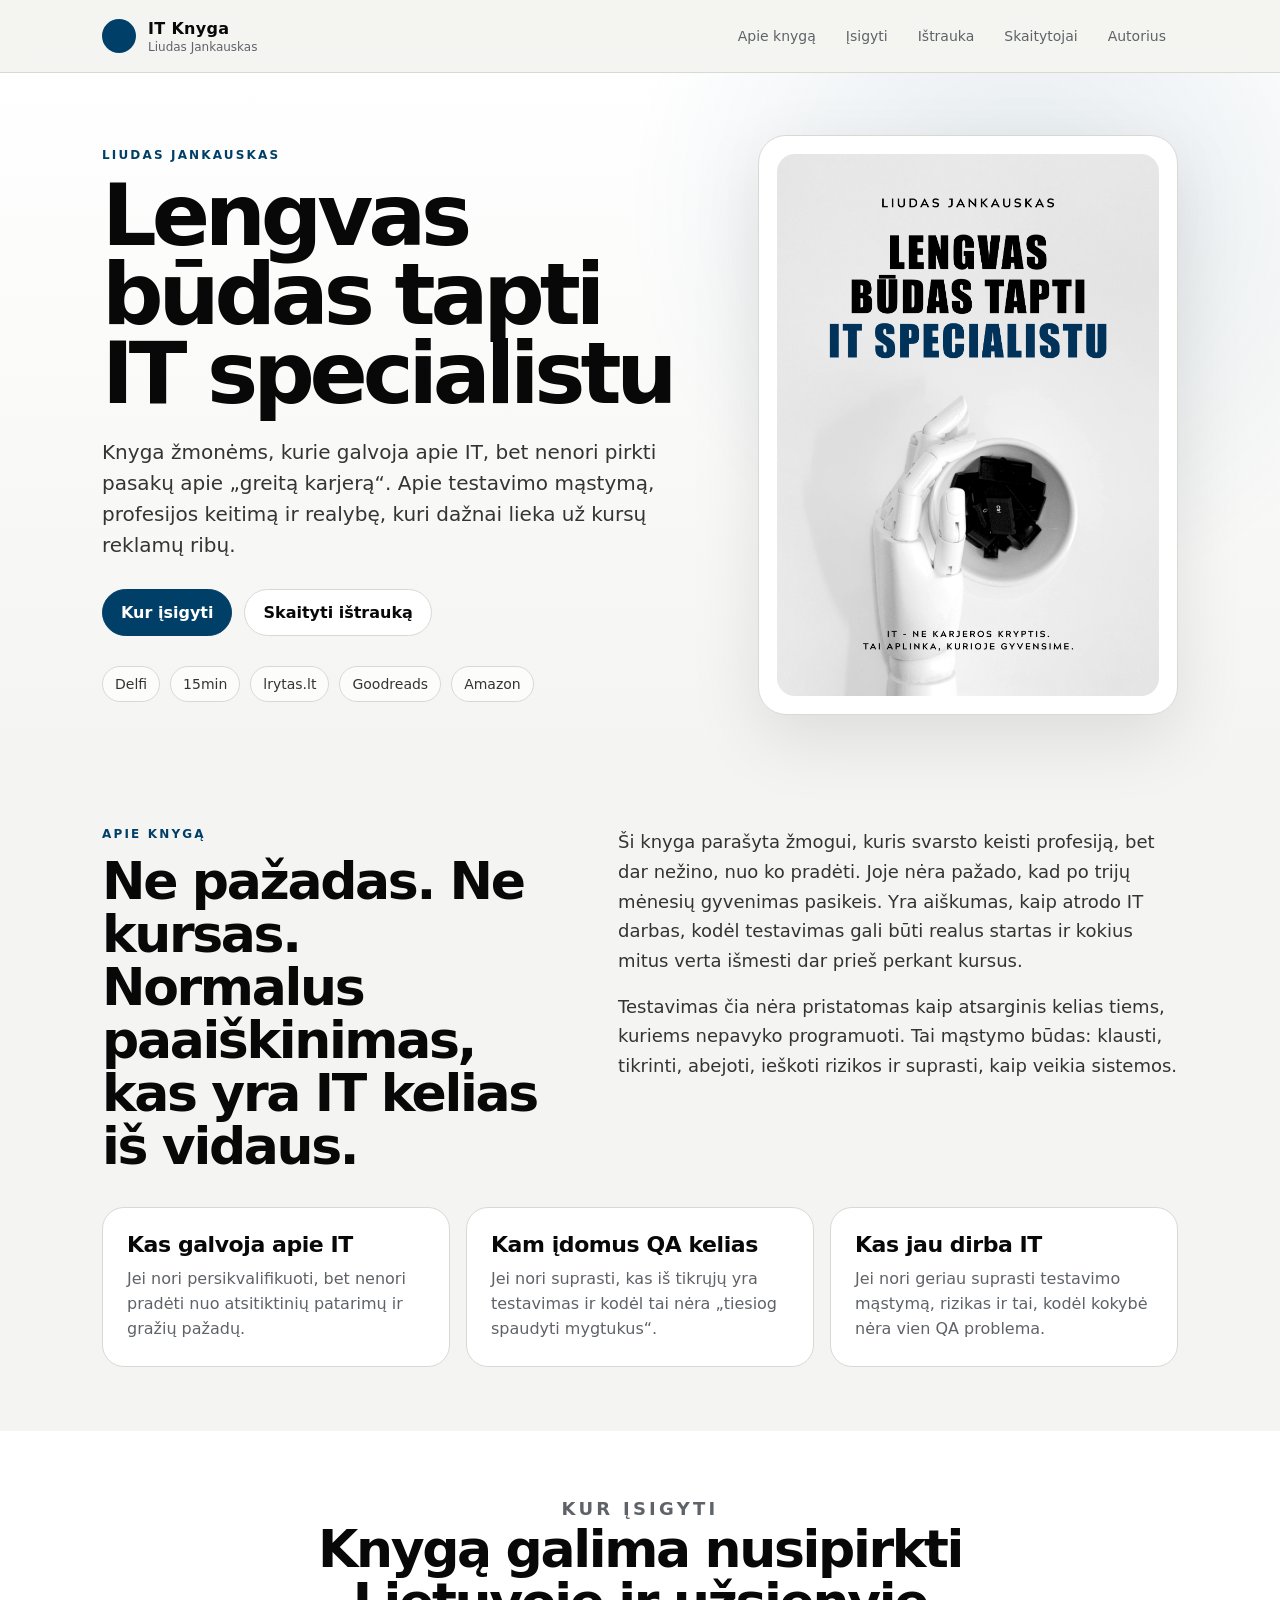
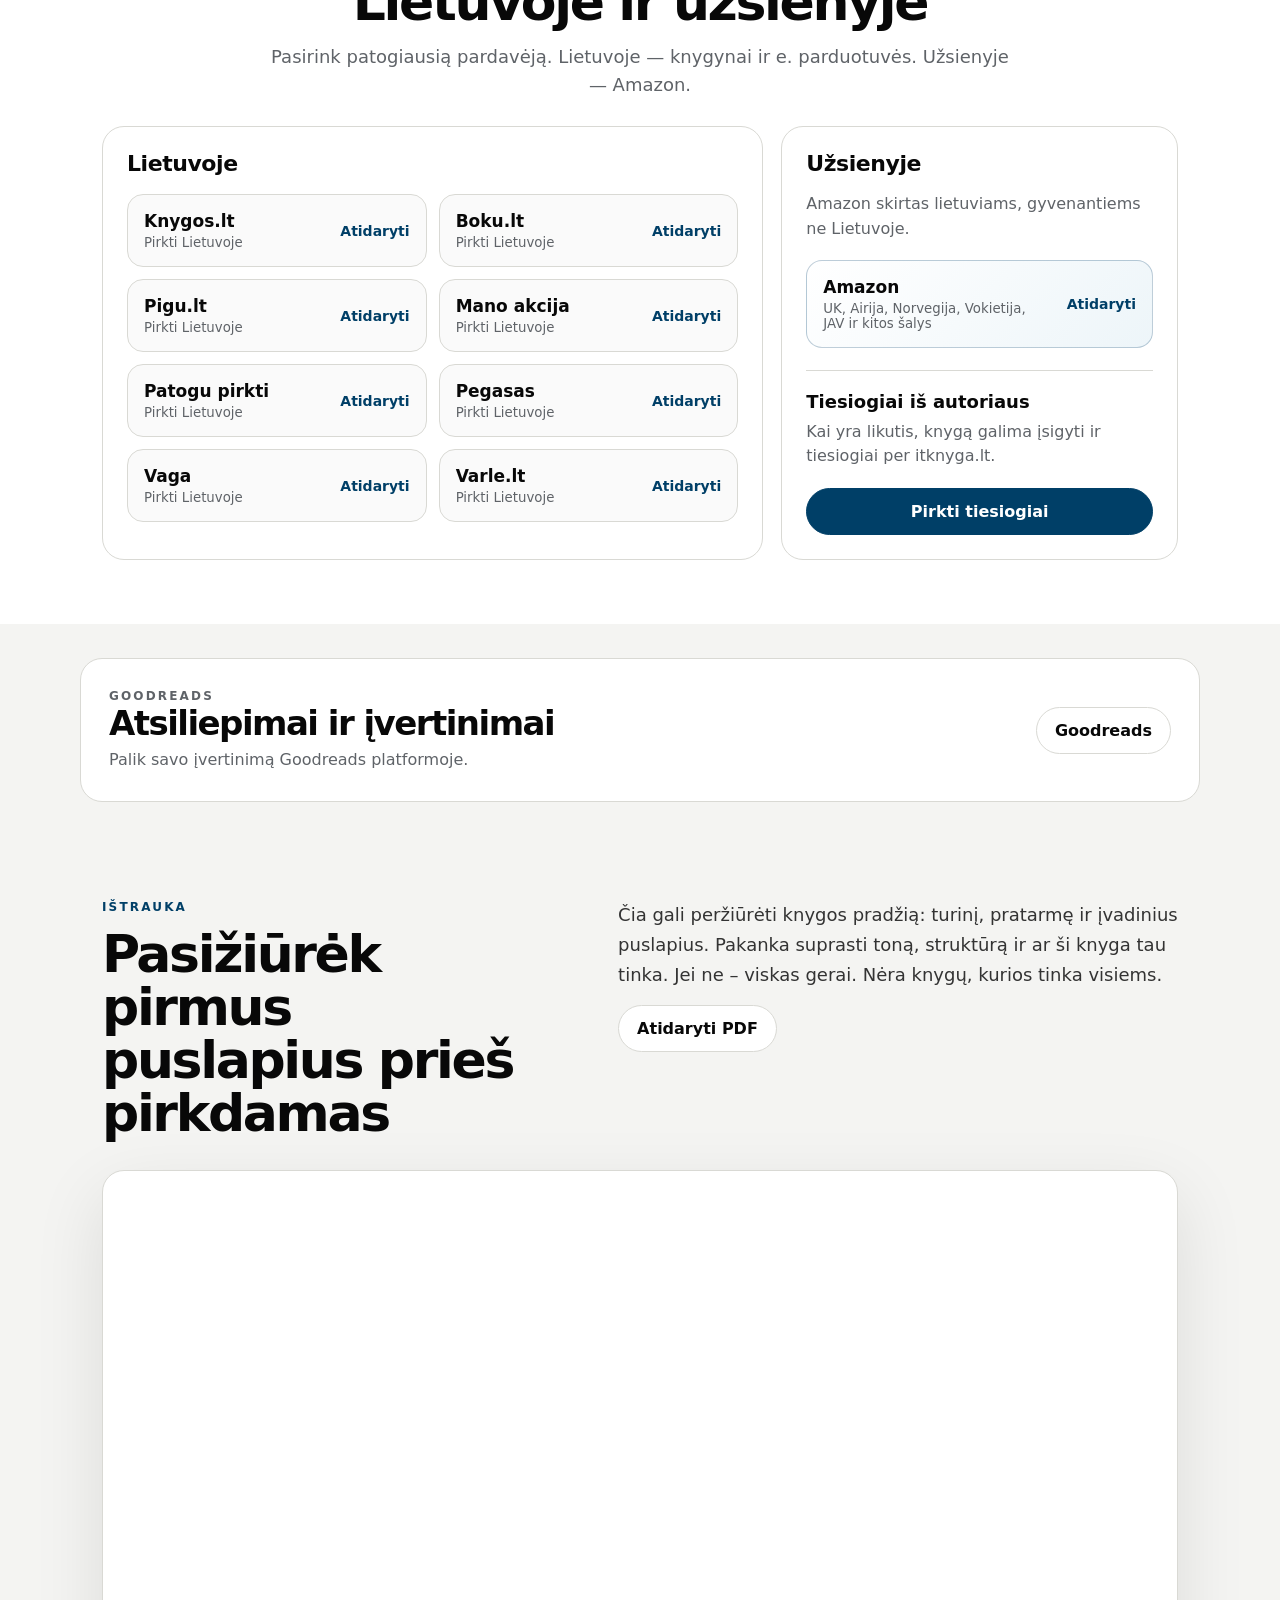
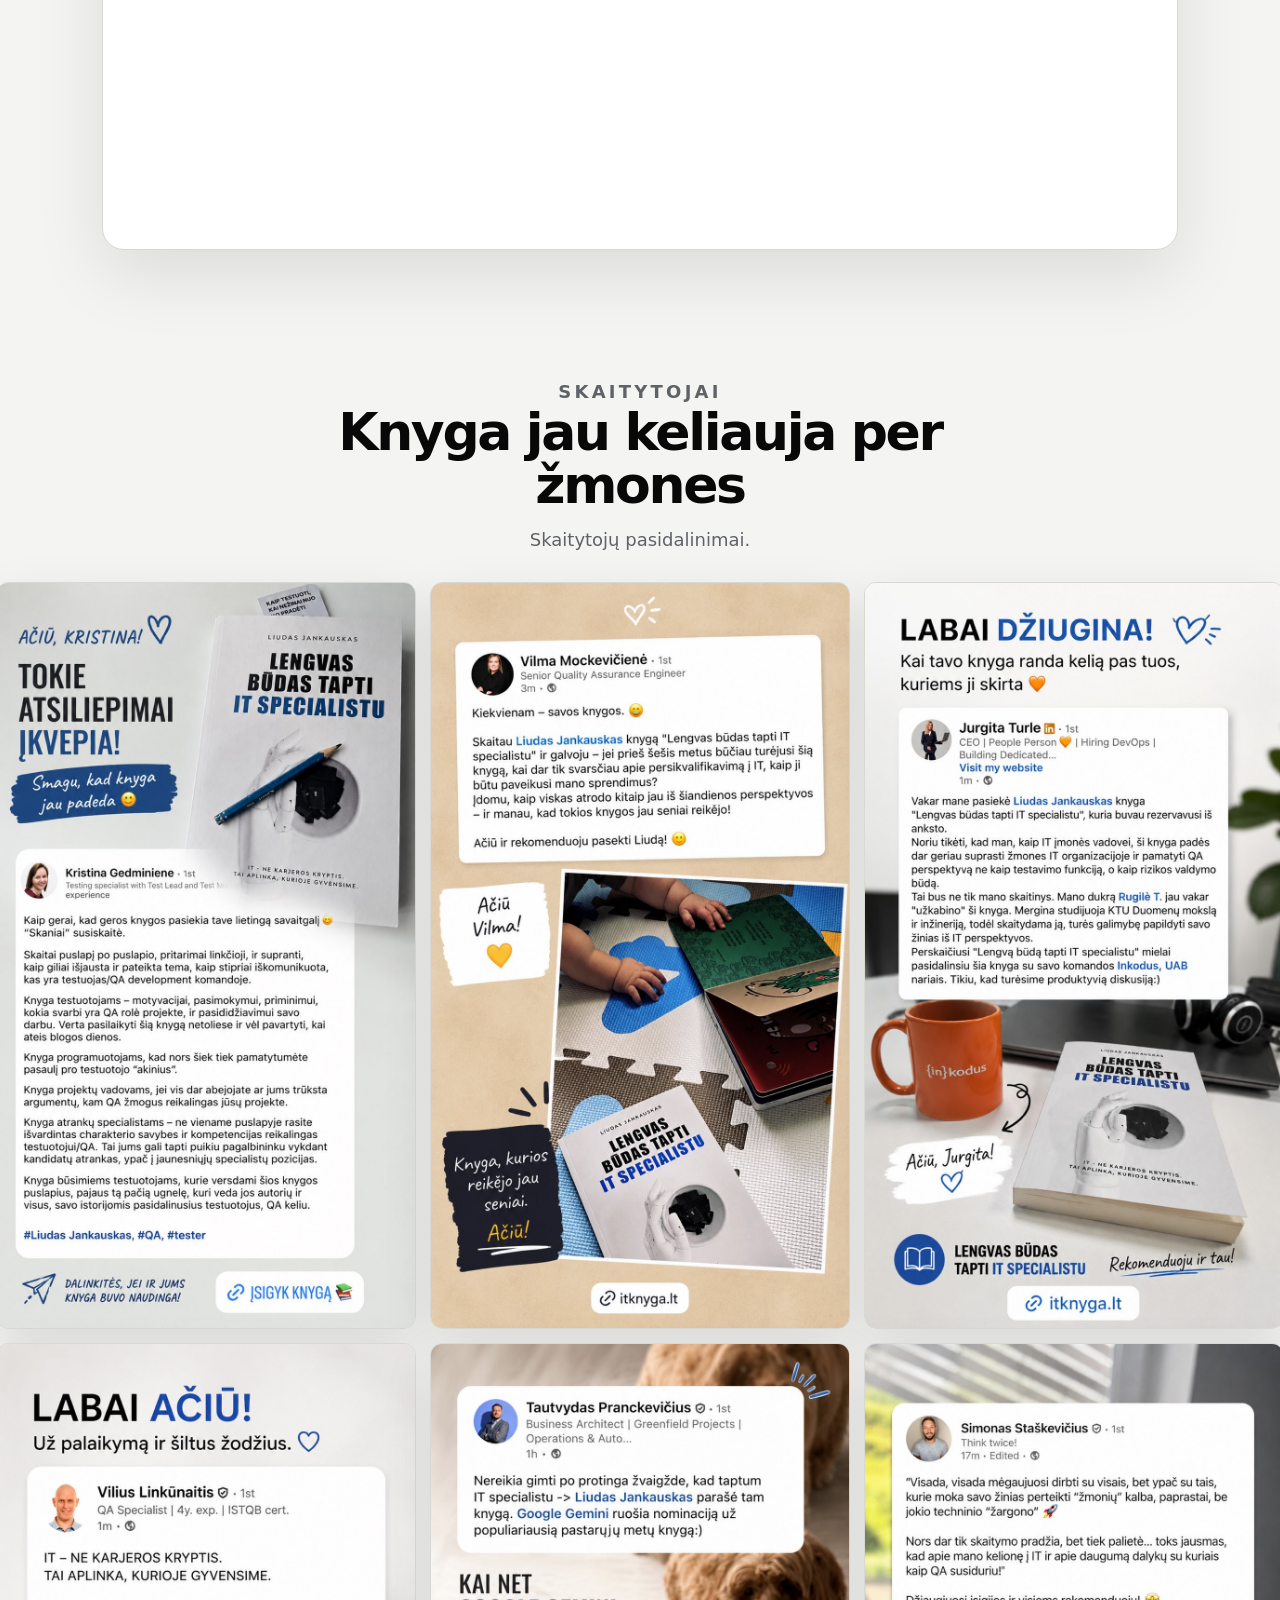
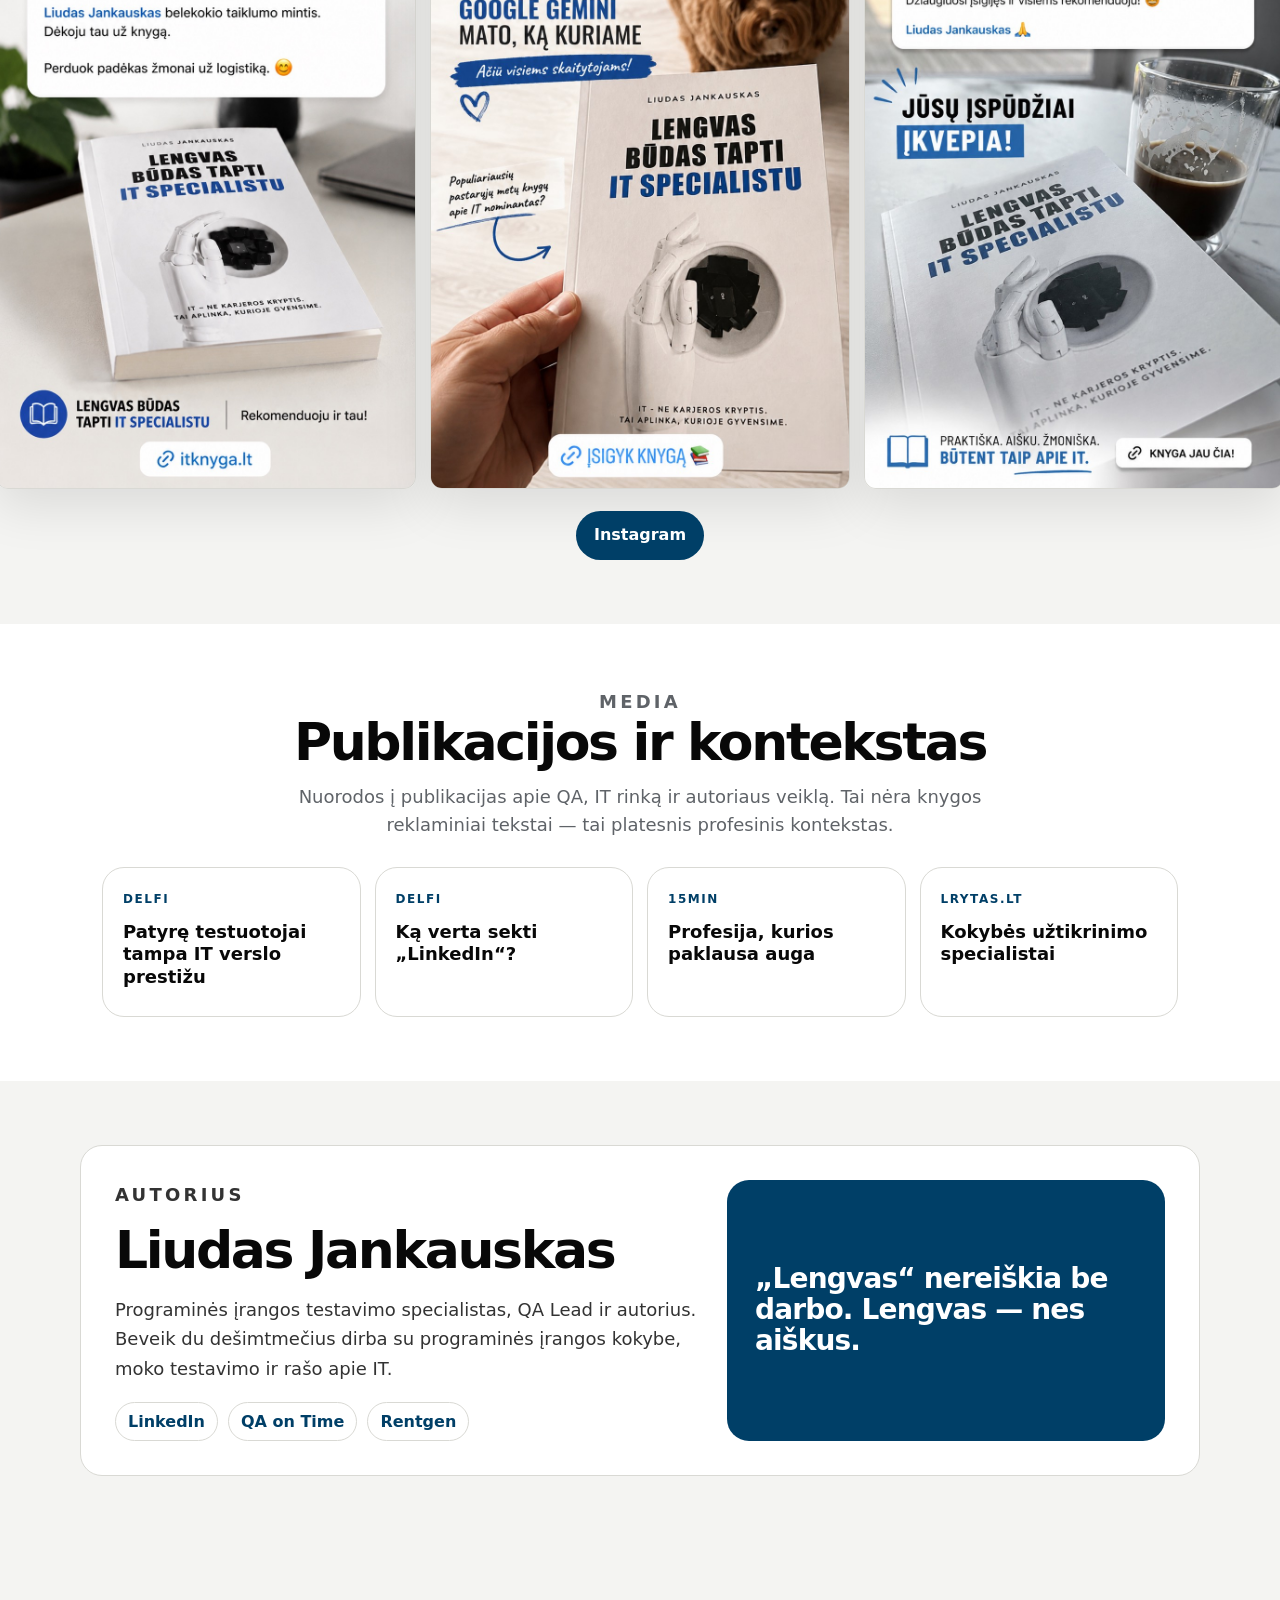
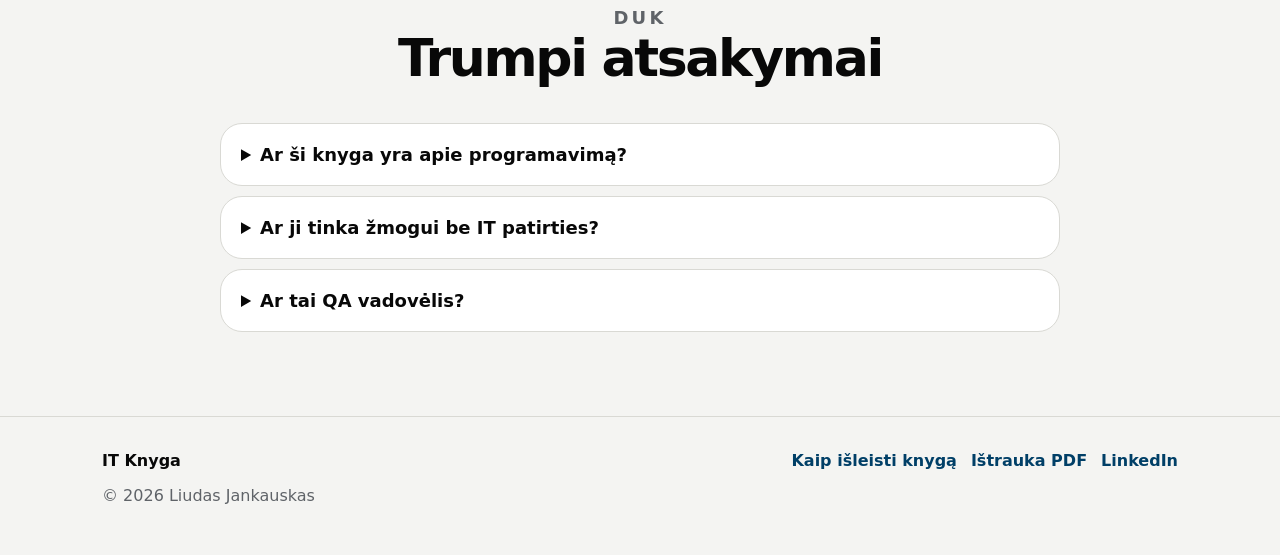
<file: index.html>
<!doctype html>
<html lang="lt">
<head>
  <meta charset="utf-8" />
  <meta name="viewport" content="width=device-width,initial-scale=1" />
  <meta name="description" content="Liudo Jankausko knyga „Lengvas būdas tapti IT specialistu“. Knyga apie realų kelią į IT, testavimo mąstymą ir profesijos keitimą be pažadų apie stebuklus." />
  <meta property="og:title" content="Lengvas būdas tapti IT specialistu — Liudas Jankauskas" />
  <meta property="og:description" content="IT – ne karjeros kryptis. Tai aplinka, kurioje gyvensime." />
  <meta property="og:image" content="https://itknyga.lt/Liudas-Jankauskas-front-cover.png" />
  <meta property="og:type" content="website" />
  <link rel="canonical" href="https://itknyga.lt/" />
  <title>Lengvas būdas tapti IT specialistu — Liudas Jankauskas</title>
  <link rel="stylesheet" href="./styles.css" />
</head>

<body>
  <!-- Google tag -->
  <script async src="https://www.googletagmanager.com/gtag/js?id=G-TL7S2C4CYR"></script>
  <script>
    window.dataLayer = window.dataLayer || [];
    function gtag(){dataLayer.push(arguments);}
    gtag('js', new Date());
    gtag('config', 'G-TL7S2C4CYR');
  </script>

  <header class="topbar">
    <div class="wrap nav">
      <a class="brand" href="#top" aria-label="IT Knyga">
        <span class="brand-dot"></span>
        <span>
          <strong>IT Knyga</strong>
          <small>Liudas Jankauskas</small>
        </span>
      </a>

      <button class="menu-toggle" id="menuToggle" aria-label="Atidaryti meniu" aria-expanded="false">
        <span></span><span></span><span></span>
      </button>

      <nav class="nav-links" id="navLinks">
        <a href="#apie">Apie knygą</a>
        <a href="#isigyti">Įsigyti</a>
        <a href="#istrauka">Ištrauka</a>
        <a href="#atsiliepimai">Skaitytojai</a>
        <a href="#autorius">Autorius</a>
      </nav>
    </div>
  </header>

  <main id="top">
    <section class="hero">
      <div class="wrap hero-grid">
        <div class="hero-copy">
          <p class="eyebrow">Liudas Jankauskas</p>
          <h1>Lengvas būdas tapti IT specialistu</h1>
          <p class="lead">Knyga žmonėms, kurie galvoja apie IT, bet nenori pirkti pasakų apie „greitą karjerą“. Apie testavimo mąstymą, profesijos keitimą ir realybę, kuri dažnai lieka už kursų reklamų ribų.</p>

          <div class="hero-actions">
            <a class="button primary" href="#isigyti">Kur įsigyti</a>
            <a class="button secondary" href="#istrauka">Skaityti ištrauką</a>
          </div>

          <div class="trust-row" aria-label="Pasitikėjimo ženklai">
            <a href="#media">Delfi</a>
            <a href="#media">15min</a>
            <a href="#media">lrytas.lt</a>
            <a href="#goodreads">Goodreads</a>
            <a href="#isigyti">Amazon</a>
          </div>
        </div>

        <div class="hero-cover">
          <img src="./Liudas-Jankauskas-front-cover.png" alt="Knygos „Lengvas būdas tapti IT specialistu“ viršelis" />
        </div>
      </div>
    </section>

    <section id="apie" class="section">
      <div class="wrap two-col">
        <div>
          <p class="section-kicker">Apie knygą</p>
          <h2>Ne pažadas. Ne kursas. Normalus paaiškinimas, kas yra IT kelias iš vidaus.</h2>
        </div>
        <div class="text-block">
          <p>Ši knyga parašyta žmogui, kuris svarsto keisti profesiją, bet dar nežino, nuo ko pradėti. Joje nėra pažado, kad po trijų mėnesių gyvenimas pasikeis. Yra aiškumas, kaip atrodo IT darbas, kodėl testavimas gali būti realus startas ir kokius mitus verta išmesti dar prieš perkant kursus.</p>
          <p>Testavimas čia nėra pristatomas kaip atsarginis kelias tiems, kuriems nepavyko programuoti. Tai mąstymo būdas: klausti, tikrinti, abejoti, ieškoti rizikos ir suprasti, kaip veikia sistemos.</p>
        </div>
      </div>

      <div class="wrap cards">
        <article class="card">
          <h3>Kas galvoja apie IT</h3>
          <p>Jei nori persikvalifikuoti, bet nenori pradėti nuo atsitiktinių patarimų ir gražių pažadų.</p>
        </article>
        <article class="card">
          <h3>Kam įdomus QA kelias</h3>
          <p>Jei nori suprasti, kas iš tikrųjų yra testavimas ir kodėl tai nėra „tiesiog spaudyti mygtukus“.</p>
        </article>
        <article class="card">
          <h3>Kas jau dirba IT</h3>
          <p>Jei nori geriau suprasti testavimo mąstymą, rizikas ir tai, kodėl kokybė nėra vien QA problema.</p>
        </article>
      </div>
    </section>

    <section id="isigyti" class="section buy-section">
      <div class="wrap">
        <div class="section-head centered">
          <p class="section-kicker">Kur įsigyti</p>
          <h2>Knygą galima nusipirkti Lietuvoje ir užsienyje</h2>
          <p>Pasirink patogiausią pardavėją. Lietuvoje — knygynai ir e. parduotuvės. Užsienyje — Amazon.</p>
        </div>

        <div class="buy-layout">
          <div class="buy-panel">
            <h3>Lietuvoje</h3>
            <div class="store-list" id="ltStores"></div>
          </div>

          <div class="buy-panel featured">
            <h3>Užsienyje</h3>
            <p class="muted">Amazon skirtas lietuviams, gyvenantiems ne Lietuvoje.</p>
            <a class="store-card amazon" id="amazonLink" href="https://www.amazon.com/s?k=Lengvas+b%C5%ABdas+tapti+IT+specialistu" target="_blank" rel="noopener">
              <span>
                <strong>Amazon</strong>
                <small>UK, Airija, Norvegija, Vokietija, JAV ir kitos šalys</small>
              </span>
              <em>Atidaryti</em>
            </a>

            <div class="direct-box">
              <h4>Tiesiogiai iš autoriaus</h4>
              <p>Kai yra likutis, knygą galima įsigyti ir tiesiogiai per itknyga.lt.</p>
              <a class="button primary full" href="https://buy.stripe.com/aFabIT3YFaNPa3r3Bz1Jm03" target="_blank" rel="noopener">Pirkti tiesiogiai</a>
            </div>
          </div>
        </div>
      </div>
    </section>

    <section id="goodreads" class="section compact">
      <div class="wrap goodreads">
        <div>
          <p class="section-kicker">Goodreads</p>
          <h2>Atsiliepimai ir įvertinimai</h2>
          <p>Palik savo įvertinimą Goodreads platformoje.</p>
        </div>
        <a class="button secondary" href="https://www.goodreads.com/book/show/252068916-lengvas-b-das-tapti-it-specialistu" target="_blank" rel="noopener">Goodreads</a>
      </div>
    </section>

    <section id="istrauka" class="section preview-section">
      <div class="wrap two-col">
        <div>
          <p class="section-kicker">Ištrauka</p>
          <h2>Pasižiūrėk pirmus puslapius prieš pirkdamas</h2>
        </div>
        <div class="text-block">
          <p>Čia gali peržiūrėti knygos pradžią: turinį, pratarmę ir įvadinius puslapius. Pakanka suprasti toną, struktūrą ir ar ši knyga tau tinka. Jei ne – viskas gerai. Nėra knygų, kurios tinka visiems.</p>
          <a class="button secondary" href="./preview.pdf" target="_blank" rel="noopener">Atidaryti PDF</a>
        </div>
      </div>

      <div class="wrap">
        <div class="pdf-frame">
          <iframe src="./preview.pdf#toolbar=0" title="Knygos ištrauka"></iframe>
        </div>
      </div>
    </section>

    <section id="atsiliepimai" class="section">
      <div class="wrap">
        <div class="section-head centered">
          <p class="section-kicker">Skaitytojai</p>
          <h2>Knyga jau keliauja per žmones</h2>
          <p>Skaitytojų pasidalinimai.</p>
        </div>

        <div class="stories-grid" id="storiesGrid">
          <div class="story-placeholder">story-01.jpg</div>
          <div class="story-placeholder">story-02.jpg</div>
          <div class="story-placeholder">story-03.jpg</div>
          <div class="story-placeholder">story-04.jpg</div>
        </div>

        <p class="helper"><a href="https://www.instagram.com/liudasjan/" target="_blank" rel="noopener">Instagram</a></p>
      </div>
    </section>

    <section id="media" class="section media-section">
      <div class="wrap">
        <div class="section-head centered">
          <p class="section-kicker">Media</p>
          <h2>Publikacijos ir kontekstas</h2>
          <p>Nuorodos į publikacijas apie QA, IT rinką ir autoriaus veiklą. Tai nėra knygos reklaminiai tekstai — tai platesnis profesinis kontekstas.</p>
        </div>

        <div class="media-grid">
          <a class="media-card" href="https://www.delfi.lt/login/technologijos/naujienos/patyre-testuotojai-tampa-it-verslo-prestizu-90089187" target="_blank" rel="noopener">
            <span>Delfi</span>
            <strong>Patyrę testuotojai tampa IT verslo prestižu</strong>
          </a>
          <a class="media-card" href="https://www.delfi.lt/m360/naujausi-straipsniai/karolis-rimkus-ka-verta-sekti-linkedin-100-aktyviu-lietuviu-9-dalis-95344121" target="_blank" rel="noopener">
            <span>Delfi</span>
            <strong>Ką verta sekti „LinkedIn“?</strong>
          </a>
          <a class="media-card" href="https://www.15min.lt/verslas/naujiena/mokslas-it/profesija-paklausa-aplenkusi-programuotojus-lietuvoje-uzdirba-ir-3-5-tukst-euru-i-rankas-1290-1632904" target="_blank" rel="noopener">
            <span>15min</span>
            <strong>Profesija, kurios paklausa auga</strong>
          </a>
          <a class="media-card" href="https://www.lrytas.lt/it/ismanyk/2022/01/12/news/patyre-kokybes-uztikrinimo-specialistai-retesni-uz-vienaragius-22039677" target="_blank" rel="noopener">
            <span>lrytas.lt</span>
            <strong>Kokybės užtikrinimo specialistai</strong>
          </a>
        </div>
      </div>
    </section>

    <section id="autorius" class="section author-section">
      <div class="wrap author-card">
        <div>
          <p class="section-kicker">Autorius</p>
          <h2>Liudas Jankauskas</h2>
          <p>Programinės įrangos testavimo specialistas, QA Lead ir autorius. Beveik du dešimtmečius dirba su programinės įrangos kokybe, moko testavimo ir rašo apie IT.</p>
          <div class="author-links">
            <a href="https://www.linkedin.com/in/liudas-jankauskas/" target="_blank" rel="noopener">LinkedIn</a>
            <a href="https://qaontime.com" target="_blank" rel="noopener">QA on Time</a>
            <a href="https://rentgen.io" target="_blank" rel="noopener">Rentgen</a>
          </div>
        </div>
        <blockquote>
          „Lengvas“ nereiškia be darbo. Lengvas — nes aiškus.
        </blockquote>
      </div>
    </section>

    <section id="duk" class="section faq-section">
      <div class="wrap">
        <div class="section-head centered">
          <p class="section-kicker">DUK</p>
          <h2>Trumpi atsakymai</h2>
        </div>

        <div class="faq-list">
          <details>
            <summary>Ar ši knyga yra apie programavimą?</summary>
            <p>Ne. Ji apie kelią į IT, testavimo mąstymą ir realybę, su kuria susiduria žmonės, norintys pradėti arba persikvalifikuoti.</p>
          </details>
          <details>
            <summary>Ar ji tinka žmogui be IT patirties?</summary>
            <p>Taip. Knyga būtent ir rašyta žmogui, kuris dar nėra IT viduje, bet nori suprasti, nuo ko pradėti ir ko tikėtis.</p>
          </details>
          <details>
            <summary>Ar tai QA vadovėlis?</summary>
            <p>Ne. Tai ne techninis vadovėlis ir ne sertifikato konspektas. Tai knyga apie mąstymą, mitus, profesijos pasirinkimą ir realias istorijas.</p>
          </details>
        </div>
      </div>
    </section>
  </main>

  <footer class="footer">
    <div class="wrap footer-grid">
      <div>
        <strong>IT Knyga</strong>
        <p>© <span id="year"></span> Liudas Jankauskas</p>
      </div>
      <div class="footer-links">
        <a href="./kaip-isleisti-knyga.html">Kaip išleisti knygą</a>
        <a href="./preview.pdf" target="_blank" rel="noopener">Ištrauka PDF</a>
        <a href="https://www.linkedin.com/in/liudas-jankauskas/" target="_blank" rel="noopener">LinkedIn</a>
      </div>
    </div>
  </footer>

  <script src="./script.js"></script>
</body>
</html>
</file>
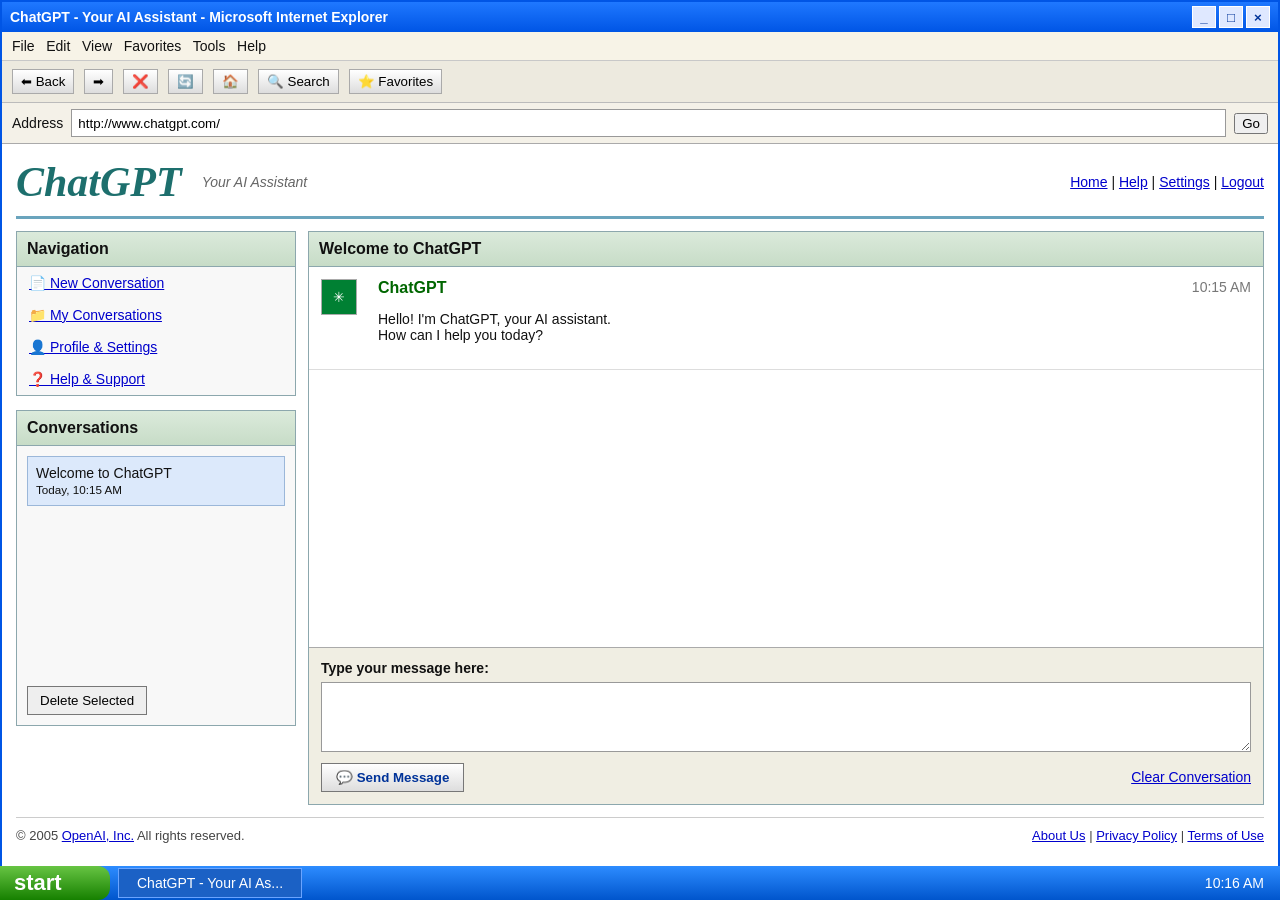
<file: 2005-chatgpt/index.htm>
<!doctype html>
<html lang="lt">
<head>
  <meta charset="UTF-8" />
  <meta name="viewport" content="width=device-width, initial-scale=1.0" />
  <title>ChatGPT - Your AI Assistant - Microsoft Internet Explorer</title>
  <link rel="stylesheet" href="styles.css" />
</head>
<body>
  <!-- Google tag (gtag.js) -->
  <script async src="https://www.googletagmanager.com/gtag/js?id=G-TL7S2C4CYR"></script>
  <script>
    window.dataLayer = window.dataLayer || [];
    function gtag(){dataLayer.push(arguments);}
    gtag('js', new Date());
    gtag('config', 'G-TL7S2C4CYR');
  </script>
  <div class="xp-window">
    <div class="titlebar">
      <span>ChatGPT - Your AI Assistant - Microsoft Internet Explorer</span>
      <div class="window-buttons">
        <button>_</button><button>□</button><button>×</button>
      </div>
    </div>

    <div class="menubar">File&nbsp;&nbsp; Edit&nbsp;&nbsp; View&nbsp;&nbsp; Favorites&nbsp;&nbsp; Tools&nbsp;&nbsp; Help</div>

    <div class="toolbar">
      <button>⬅ Back</button>
      <button>➡</button>
      <button>❌</button>
      <button>🔄</button>
      <button>🏠</button>
      <button>🔍 Search</button>
      <button>⭐ Favorites</button>
    </div>

    <div class="addressbar">
      <span>Address</span>
      <input value="http://www.chatgpt.com/" readonly />
      <button>Go</button>
    </div>

    <div class="page">
      <header class="site-header">
        <div class="logo">ChatGPT</div>
        <div class="tagline">Your AI Assistant</div>
        <nav>
          <a href="#">Home</a> |
          <a href="#">Help</a> |
          <a href="#">Settings</a> |
          <a href="#">Logout</a>
        </nav>
      </header>

      <div class="layout">
        <aside class="sidebar">
          <div class="box">
            <h3>Navigation</h3>
            <a href="#">📄 New Conversation</a>
            <a href="#">📁 My Conversations</a>
            <a href="#">👤 Profile & Settings</a>
            <a href="#">❓ Help & Support</a>
          </div>

          <div class="box conversations">
            <h3>Conversations</h3>
            <div class="conversation selected">
              Welcome to ChatGPT<br />
              <small>Today, 10:15 AM</small>
            </div>
            <button class="delete">Delete Selected</button>
          </div>
        </aside>

        <main class="chat">
          <h2>Welcome to ChatGPT</h2>

          <div id="messages" class="messages">
            <div class="message bot">
              <div class="avatar">✳</div>
              <div>
                <b>ChatGPT</b>
                <p>Hello! I'm ChatGPT, your AI assistant.<br />How can I help you today?</p>
              </div>
              <span class="time">10:15 AM</span>
            </div>
          </div>

          <div class="input-box">
            <label>Type your message here:</label>
            <textarea id="userInput"></textarea>
            <button id="sendBtn">💬 Send Message</button>
            <a href="#" id="clearBtn">Clear Conversation</a>
          </div>
        </main>
      </div>

      <footer>
        © 2005 <a href="#">OpenAI, Inc.</a> All rights reserved.
        <span>
          <a href="#">About Us</a> |
          <a href="#">Privacy Policy</a> |
          <a href="#">Terms of Use</a>
        </span>
      </footer>
    </div>
  </div>

  <div class="taskbar">
    <button class="start">start</button>
    <div class="task">ChatGPT - Your AI As...</div>
    <div class="clock">10:16 AM</div>
  </div>

  <script src="script.js"></script>
</body>
</html>
</file>
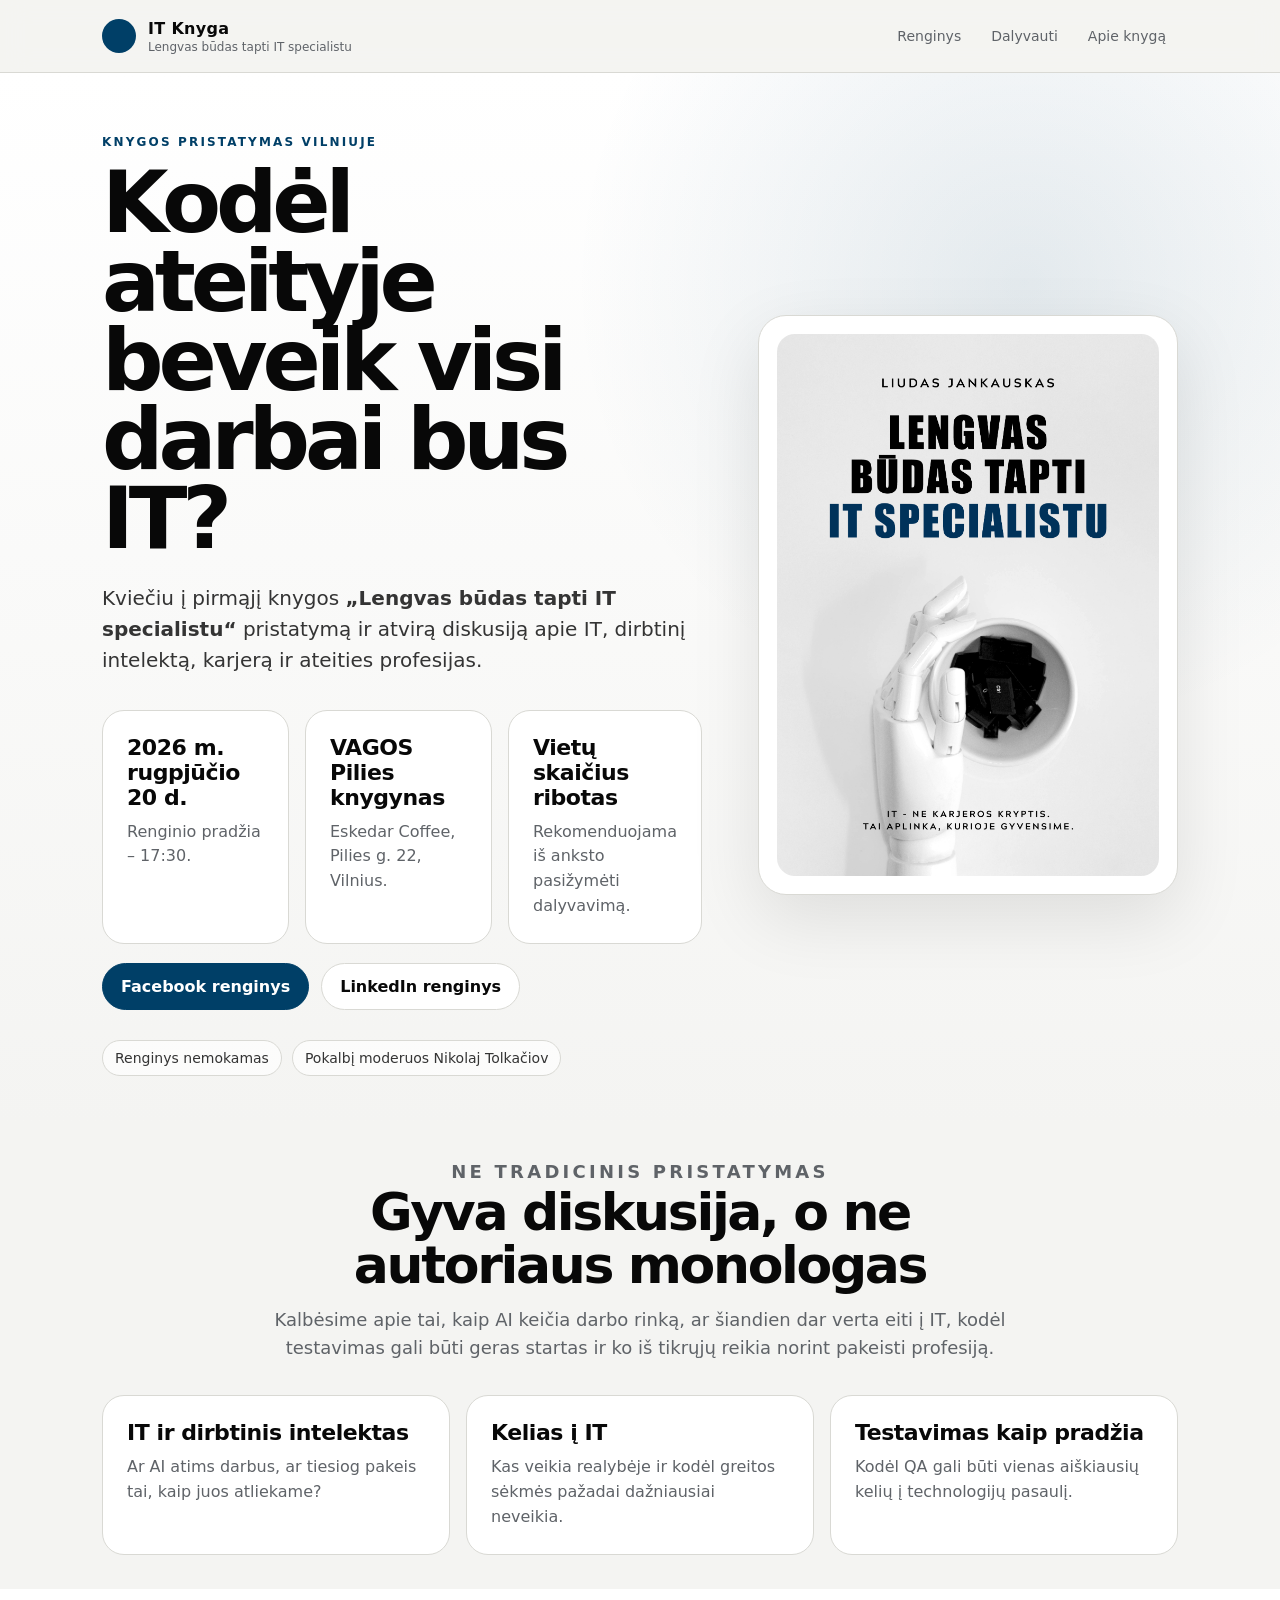
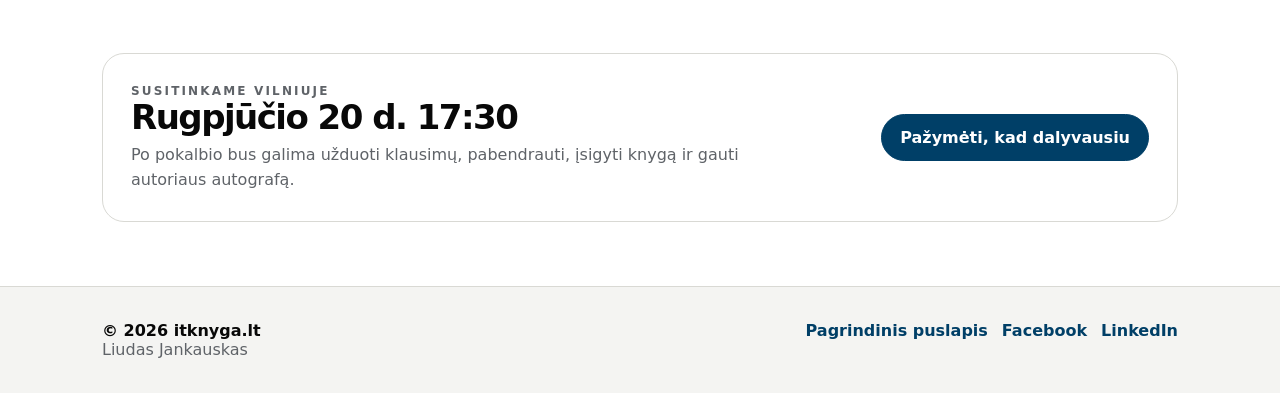
<file: event/index.html>
<!doctype html>
<html lang="lt">
<head>
  <meta charset="utf-8" />
  <meta name="viewport" content="width=device-width,initial-scale=1" />
  <meta name="description" content="Knygos „Lengvas būdas tapti IT specialistu“ pristatymas Vilniuje." />
  <title>Knygos pristatymas — Lengvas būdas tapti IT specialistu</title>

  <link rel="stylesheet" href="../styles.css" />
</head>

<body>
  <!-- Google tag (gtag.js) -->
  <script async src="https://www.googletagmanager.com/gtag/js?id=G-TL7S2C4CYR"></script>
  <script>
    window.dataLayer = window.dataLayer || [];
    function gtag(){dataLayer.push(arguments);}
    gtag('js', new Date());
    gtag('config', 'G-TL7S2C4CYR');
  </script>

  <header class="topbar">
    <div class="wrap nav">
      <a class="brand" href="https://itknyga.lt" aria-label="IT Knyga">
        <span class="brand-dot" aria-hidden="true"></span>
        <span>
          <strong>IT Knyga</strong>
          <small>Lengvas būdas tapti IT specialistu</small>
        </span>
      </a>

      <nav class="nav-links" id="navLinks" aria-label="Navigacija">
        <a href="#renginys">Renginys</a>
        <a href="#dalyvauti">Dalyvauti</a>
        <a href="https://itknyga.lt">Apie knygą</a>
      </nav>

      <button class="menu-toggle" id="menuToggle" type="button" aria-label="Atidaryti meniu" aria-expanded="false">
        <span></span>
        <span></span>
        <span></span>
      </button>
    </div>
  </header>

  <main id="top">
    <section class="hero" id="renginys">
      <div class="wrap hero-grid">
        <div>
          <p class="eyebrow">Knygos pristatymas Vilniuje</p>

          <h1>Kodėl ateityje beveik visi darbai bus IT?</h1>

          <p class="lead">
            Kviečiu į pirmąjį knygos <strong>„Lengvas būdas tapti IT specialistu“</strong>
            pristatymą ir atvirą diskusiją apie IT, dirbtinį intelektą,
            karjerą ir ateities profesijas.
          </p>

          <div class="cards">
            <article class="card">
              <h3>2026 m. rugpjūčio 20 d.</h3>
              <p>Renginio pradžia – 17:30.</p>
            </article>

            <article class="card">
              <h3>VAGOS Pilies knygynas</h3>
              <p>Eskedar Coffee, Pilies g. 22, Vilnius.</p>
            </article>

            <article class="card">
              <h3>Vietų skaičius ribotas</h3>
              <p>Rekomenduojama iš anksto pasižymėti dalyvavimą.</p>
            </article>
          </div>
        </br>

          <div class="hero-actions" id="dalyvauti">
            <a class="button primary" href="https://fb.me/e/jjWyyefIj" target="_blank" rel="noopener">
              Facebook renginys
            </a>

            <a class="button secondary" href="https://www.linkedin.com/events/7485548378186104832" target="_blank" rel="noopener">
              LinkedIn renginys
            </a>
          </div>

          <div class="trust-row">
            <a href="https://www.facebook.com/events/1587653656207927/" target="_blank" rel="noopener">
              Renginys nemokamas
            </a>
            <a href="https://www.linkedin.com/in/nikolaj-tolkaciov/" target="_blank" rel="noopener">
              Pokalbį moderuos Nikolaj Tolkačiov
            </a>
          </div>
        </div>

        <div class="hero-cover">
          <img src="../Liudas-Jankauskas-front-cover.png" alt="Knygos „Lengvas būdas tapti IT specialistu“ viršelis" />
        </div>
      </div>
    </section>

    <section class="section compact">
      <div class="wrap">
        <div class="section-head centered">
          <p class="section-kicker">Ne tradicinis pristatymas</p>
          <h2>Gyva diskusija, o ne autoriaus monologas</h2>
          <p>
            Kalbėsime apie tai, kaip AI keičia darbo rinką, ar šiandien dar verta eiti į IT,
            kodėl testavimas gali būti geras startas ir ko iš tikrųjų reikia norint pakeisti profesiją.
          </p>
        </div>

        <div class="cards">
          <article class="card">
            <h3>IT ir dirbtinis intelektas</h3>
            <p>Ar AI atims darbus, ar tiesiog pakeis tai, kaip juos atliekame?</p>
          </article>

          <article class="card">
            <h3>Kelias į IT</h3>
            <p>Kas veikia realybėje ir kodėl greitos sėkmės pažadai dažniausiai neveikia.</p>
          </article>

          <article class="card">
            <h3>Testavimas kaip pradžia</h3>
            <p>Kodėl QA gali būti vienas aiškiausių kelių į technologijų pasaulį.</p>
          </article>
        </div>
      </div>
    </section>

    <section class="section buy-section">
      <div class="wrap">
        <div class="goodreads">
          <div>
            <p class="section-kicker">Susitinkame Vilniuje</p>
            <h2>Rugpjūčio 20 d. 17:30</h2>
            <p>
              Po pokalbio bus galima užduoti klausimų, pabendrauti,
              įsigyti knygą ir gauti autoriaus autografą.
            </p>
          </div>

          <a class="button primary" href="https://fb.me/e/jjWyyefIj" target="_blank" rel="noopener">
            Pažymėti, kad dalyvausiu
          </a>
        </div>
      </div>
    </section>
  </main>

  <footer class="footer">
    <div class="wrap footer-grid">
      <div>
        <strong>© <span id="year"></span> itknyga.lt</strong><br />
        Liudas Jankauskas
      </div>

      <div class="footer-links">
        <a href="https://itknyga.lt">Pagrindinis puslapis</a>
        <a href="https://fb.me/e/jjWyyefIj" target="_blank" rel="noopener">Facebook</a>
        <a href="https://www.linkedin.com/events/7485548378186104832" target="_blank" rel="noopener">LinkedIn</a>
      </div>
    </div>
  </footer>

  <script src="../script.js"></script>
</body>
</html>
</file>
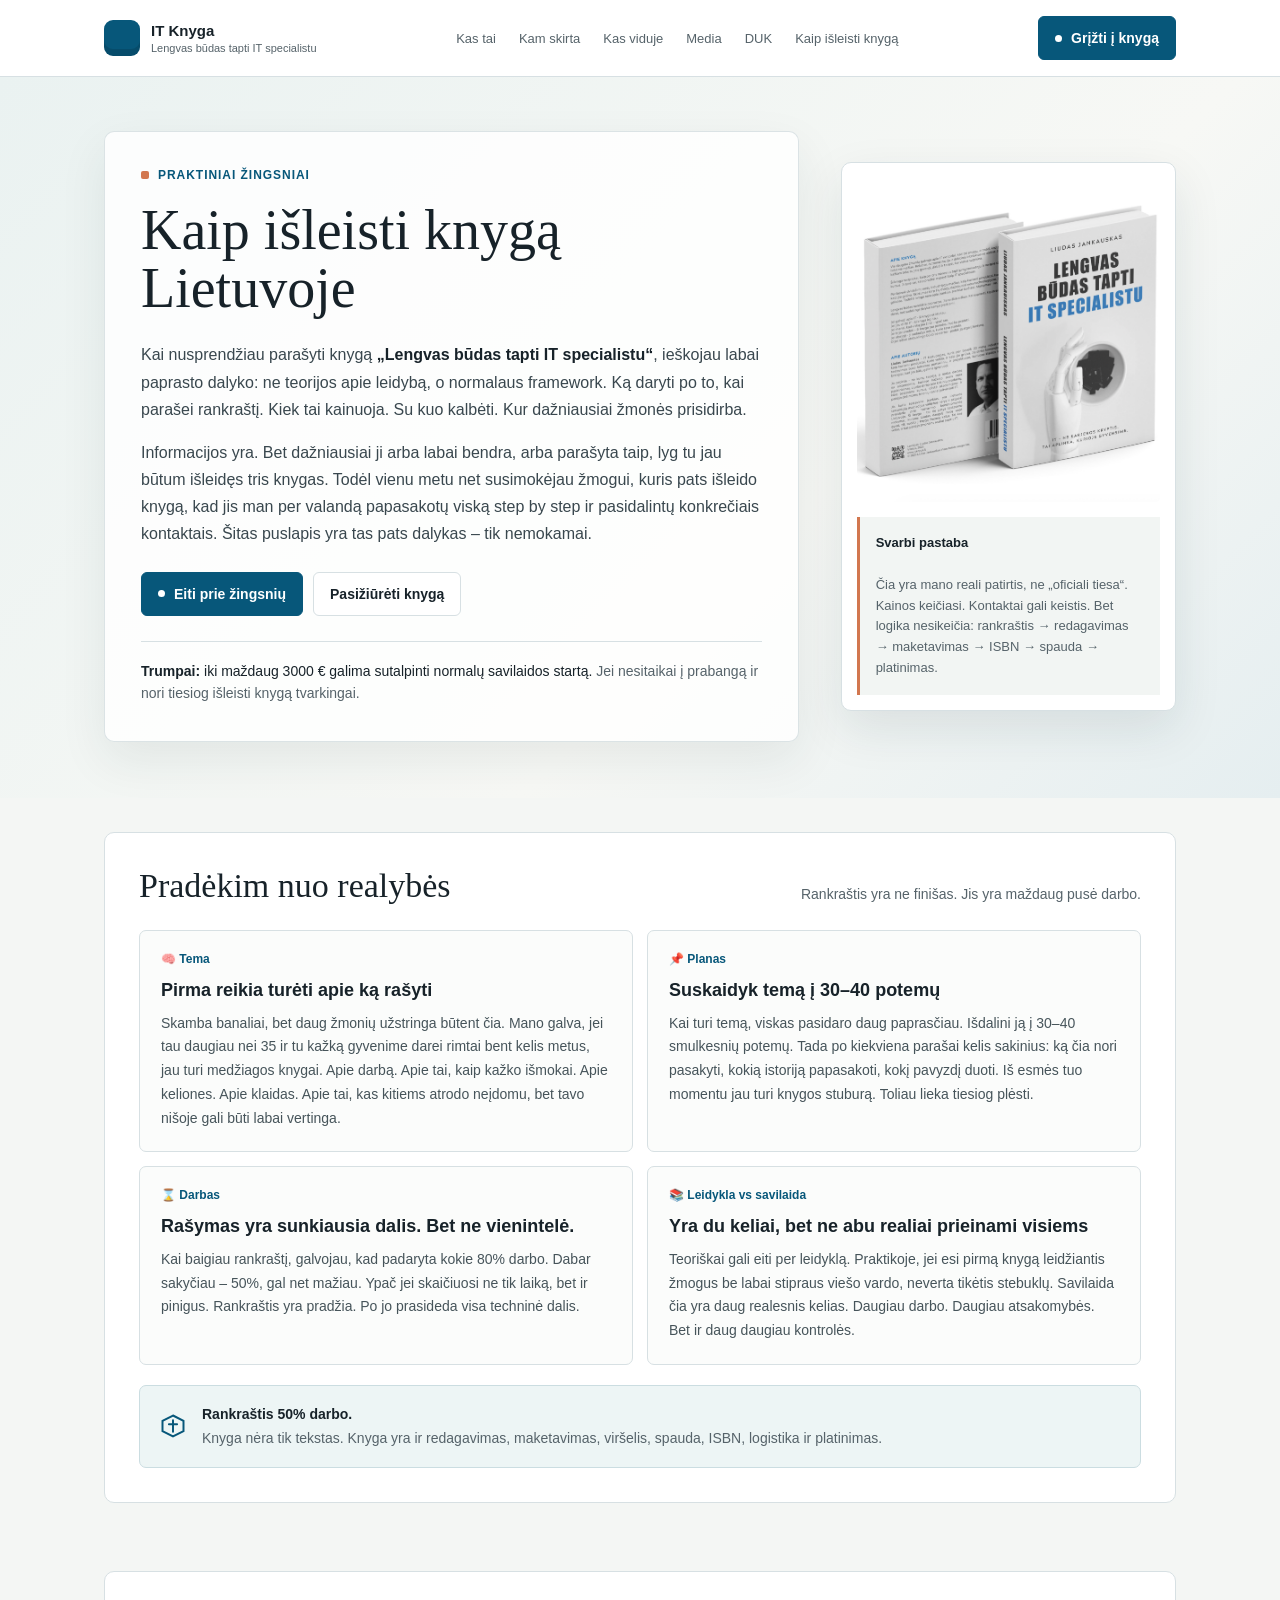
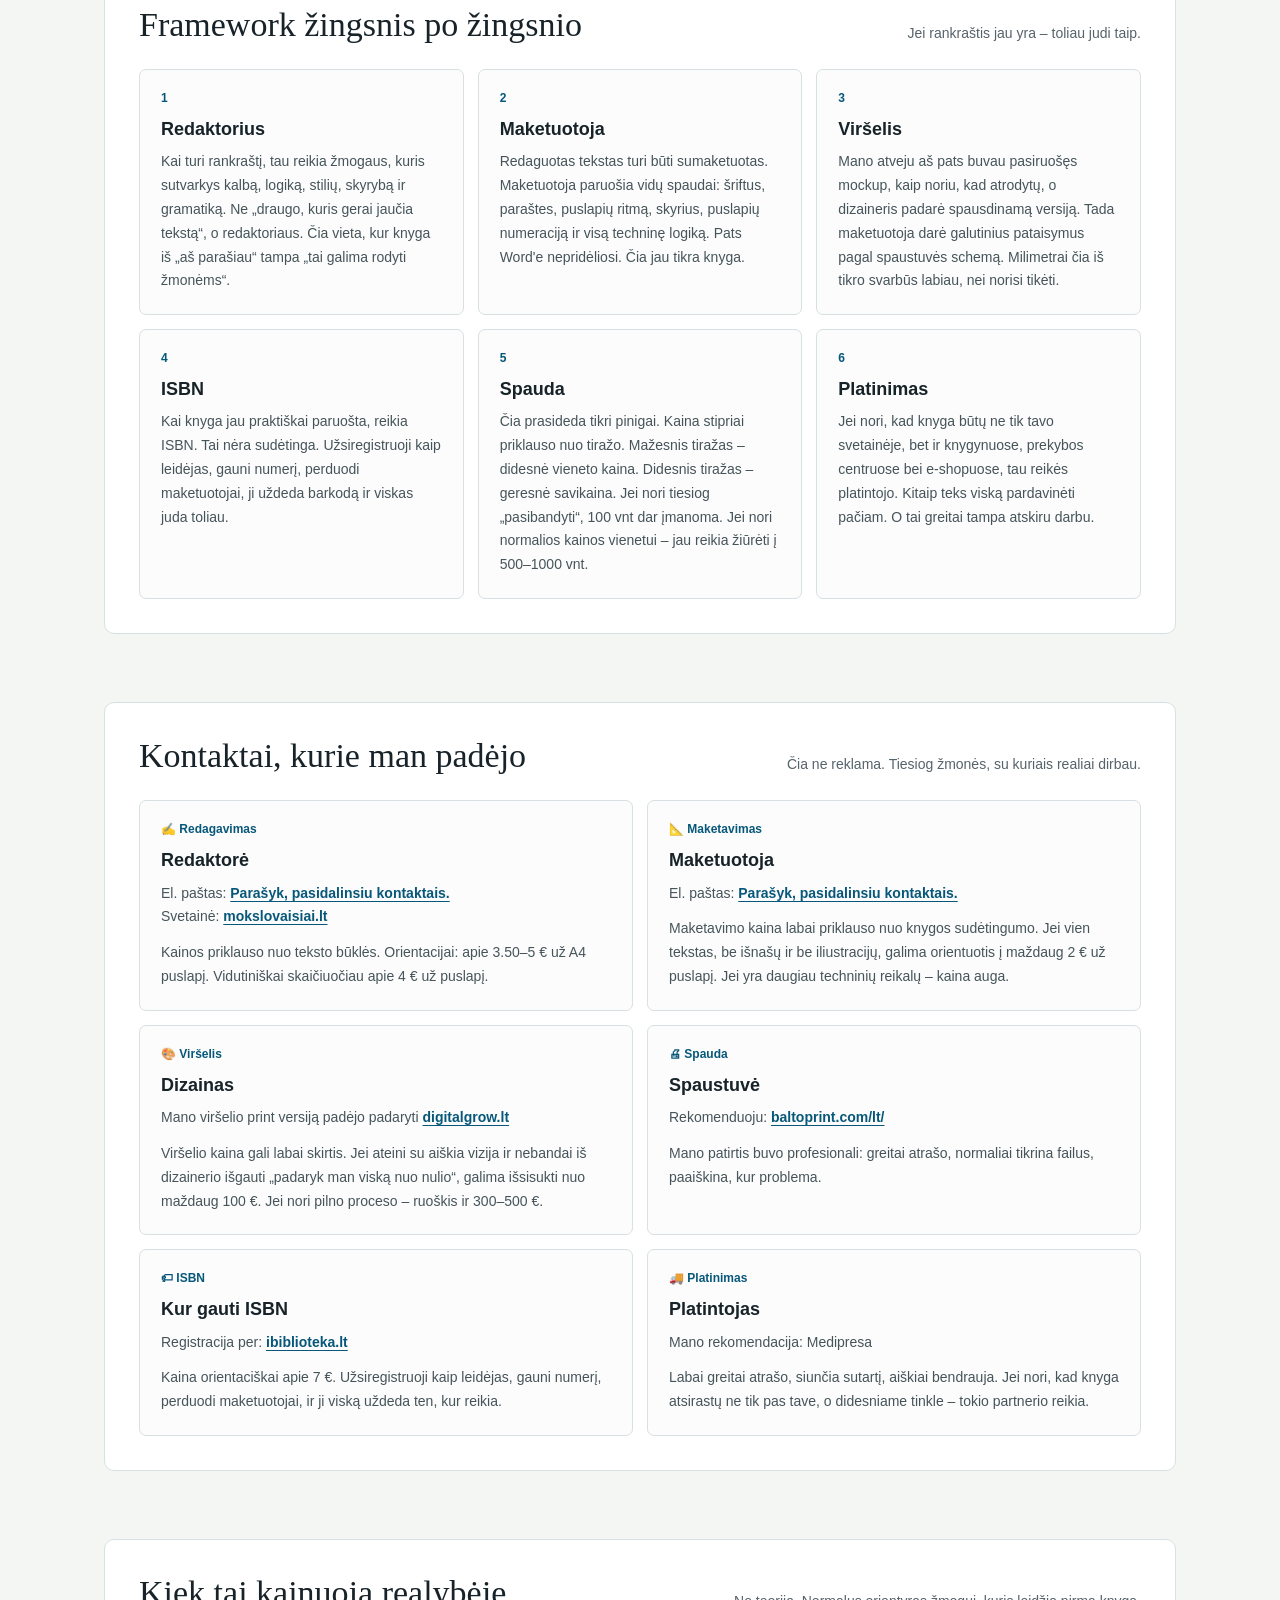
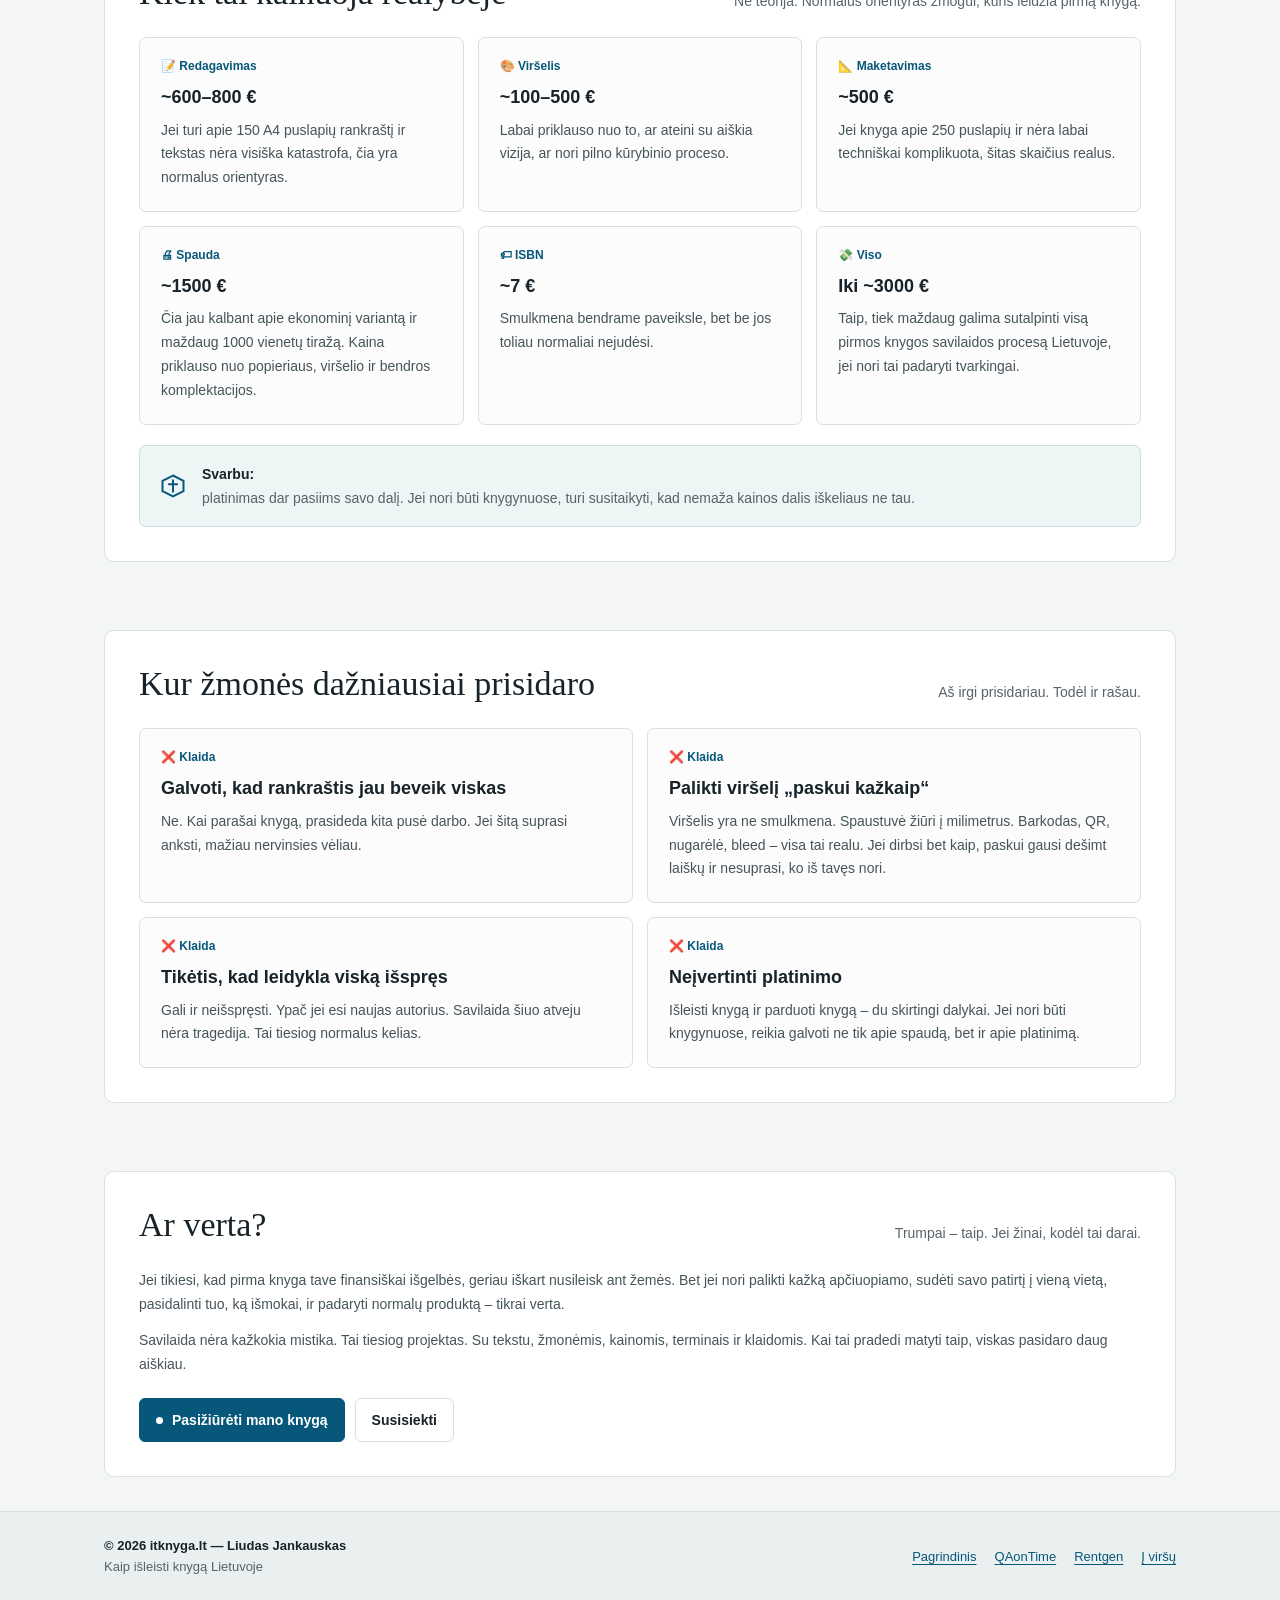
<file: kaip-isleisti-knyga.html>
<!doctype html>
<html lang="lt">
<head>
  <meta charset="utf-8" />
  <meta name="viewport" content="width=device-width,initial-scale=1" />
  <meta name="description" content="Kaip išleisti knygą Lietuvoje pačiam: realus framework, kainos, kontaktai ir praktiniai žingsniai iš žmogaus, kuris tai jau padarė." />
  <title>Kaip išleisti knygą Lietuvoje — realus framework, kainos ir kontaktai</title>

  <link rel="canonical" href="https://itknyga.lt/kaip-isleisti-knyga.html" />
  <link rel="stylesheet" href="styles.css" />
  <link rel="stylesheet" href="kaip-isleisti-knyga.css" />
</head>

<body class="guide-page">
  <!-- Google tag (gtag.js) -->
  <script async src="https://www.googletagmanager.com/gtag/js?id=G-TL7S2C4CYR"></script>
  <script>
    window.dataLayer = window.dataLayer || [];
    function gtag(){dataLayer.push(arguments);}
    gtag('js', new Date());
    gtag('config', 'G-TL7S2C4CYR');
  </script>

  <div class="topbar">
    <div class="wrap">
      <div class="row">
        <a class="brand" href="./index.html#top" aria-label="IT Knyga">
          <div class="mark" aria-hidden="true"></div>
          <div>
            <b>IT Knyga</b>
            <span>Lengvas būdas tapti IT specialistu</span>
          </div>
        </a>

        <button class="menuToggle" id="menuToggle" aria-label="Atidaryti navigaciją" aria-expanded="false" aria-controls="mobileNav">
          <span></span>
          <span></span>
          <span></span>
        </button>

        <nav aria-label="Navigacija">
          <a class="navlink" href="./index.html#kas">Kas tai</a>
          <a class="navlink" href="./index.html#kam">Kam skirta</a>
          <a class="navlink" href="./index.html#vidus">Kas viduje</a>
          <a class="navlink" href="./index.html#media">Media</a>
          <a class="navlink" href="./index.html#duk">DUK</a>
          <a class="navlink" href="./kaip-isleisti-knyga.html">Kaip išleisti knygą</a>
        </nav>

        <div class="mobileNav" id="mobileNav" hidden>
          <a class="navlink" href="./index.html#kas">Kas tai</a>
          <a class="navlink" href="./index.html#kam">Kam skirta</a>
          <a class="navlink" href="./index.html#vidus">Kas viduje</a>
          <a class="navlink" href="./index.html#media">Media</a>
          <a class="navlink" href="./index.html#duk">DUK</a>
          <a class="navlink" href="./kaip-isleisti-knyga.html">Kaip išleisti knygą</a>
        </div>

        <div class="actions">
          <a class="btn primary" href="./index.html#top">
            <span class="dot" aria-hidden="true"></span>
            <span>Grįžti į knygą</span>
          </a>
        </div>
      </div>
    </div>
  </div>

  <main id="top">
    <header class="hero">
      <div class="wrap">
        <div class="hero-grid">
          <div class="hero-card">
            <div class="kicker">
              <span class="pill" aria-hidden="true"></span>
              Praktiniai žingsniai
            </div>

            <h1>Kaip išleisti knygą Lietuvoje</h1>

            <p class="sub">
              Kai nusprendžiau parašyti knygą <b>„Lengvas būdas tapti IT specialistu“</b>, ieškojau labai paprasto dalyko:
              ne teorijos apie leidybą, o normalaus framework. Ką daryti po to, kai parašei rankraštį. Kiek tai kainuoja.
              Su kuo kalbėti. Kur dažniausiai žmonės prisidirba.
            </p>

            <p class="sub">
              Informacijos yra. Bet dažniausiai ji arba labai bendra, arba parašyta taip, lyg tu jau būtum išleidęs tris knygas.
              Todėl vienu metu net susimokėjau žmogui, kuris pats išleido knygą, kad jis man per valandą papasakotų viską
              step by step ir pasidalintų konkrečiais kontaktais. Šitas puslapis yra tas pats dalykas – tik nemokamai.
            </p>

            <div class="hero-ctas">
              <a class="btn primary" href="#zingsniai">
                <span class="dot" aria-hidden="true"></span>
                <span>Eiti prie žingsnių</span>
              </a>
              <a class="btn" href="./index.html#top">
                <span>Pasižiūrėti knygą</span>
              </a>
            </div>

            <div class="micro">
              <b>Trumpai:</b> iki maždaug 3000 € galima sutalpinti normalų savilaidos startą.
              <span class="muted">Jei nesitaikai į prabangą ir nori tiesiog išleisti knygą tvarkingai.</span>
            </div>
          </div>

          <div class="cover-card" aria-label="Svarbi pastaba">
            <img class="cover" src="./cover.jpg" alt="Knygos viršelis: Lengvas būdas tapti IT specialistu" />
            <div class="coverNote">
              <b>Svarbi pastaba</b><br/><br/>
              Čia yra mano reali patirtis, ne „oficiali tiesa“. Kainos keičiasi. Kontaktai gali keistis.
              Bet logika nesikeičia: rankraštis → redagavimas → maketavimas → ISBN → spauda → platinimas.
            </div>
          </div>
        </div>
      </div>
    </header>

    <section id="realybe">
      <div class="wrap">
        <div class="section-card">
          <div class="section-title">
            <h2>Pradėkim nuo realybės</h2>
            <div class="hint">Rankraštis yra ne finišas. Jis yra maždaug pusė darbo.</div>
          </div>

          <div class="grid2">
            <div class="item">
              <div class="tag">🧠 Tema</div>
              <h3>Pirma reikia turėti apie ką rašyti</h3>
              <p>
                Skamba banaliai, bet daug žmonių užstringa būtent čia. Mano galva, jei tau daugiau nei 35 ir tu kažką gyvenime darei
                rimtai bent kelis metus, jau turi medžiagos knygai. Apie darbą. Apie tai, kaip kažko išmokai. Apie keliones.
                Apie klaidas. Apie tai, kas kitiems atrodo neįdomu, bet tavo nišoje gali būti labai vertinga.
              </p>
            </div>

            <div class="item">
              <div class="tag">📌 Planas</div>
              <h3>Suskaidyk temą į 30–40 potemų</h3>
              <p>
                Kai turi temą, viskas pasidaro daug paprasčiau. Išdalini ją į 30–40 smulkesnių potemų. Tada po kiekviena parašai
                kelis sakinius: ką čia nori pasakyti, kokią istoriją papasakoti, kokį pavyzdį duoti. Iš esmės tuo momentu jau turi
                knygos stuburą. Toliau lieka tiesiog plėsti.
              </p>
            </div>

            <div class="item">
              <div class="tag">⌛ Darbas</div>
              <h3>Rašymas yra sunkiausia dalis. Bet ne vienintelė.</h3>
              <p>
                Kai baigiau rankraštį, galvojau, kad padaryta kokie 80% darbo. Dabar sakyčiau – 50%, gal net mažiau.
                Ypač jei skaičiuosi ne tik laiką, bet ir pinigus. Rankraštis yra pradžia. Po jo prasideda visa techninė dalis.
              </p>
            </div>

            <div class="item">
              <div class="tag">📚 Leidykla vs savilaida</div>
              <h3>Yra du keliai, bet ne abu realiai prieinami visiems</h3>
              <p>
                Teoriškai gali eiti per leidyklą. Praktikoje, jei esi pirmą knygą leidžiantis žmogus be labai stipraus viešo vardo,
                neverta tikėtis stebuklų. Savilaida čia yra daug realesnis kelias. Daugiau darbo. Daugiau atsakomybės. Bet ir
                daug daugiau kontrolės.
              </p>
            </div>
          </div>

          <div class="spacer"></div>

          <div class="callout">
            <div class="icon" aria-hidden="true">
              <svg viewBox="0 0 24 24" fill="none">
                <path d="M12 3l9 4.5v9L12 21 3 16.5v-9L12 3Z" stroke="currentColor" stroke-width="1.7"/>
                <path d="M12 7v10" stroke="currentColor" stroke-width="1.7" stroke-linecap="round"/>
                <path d="M8.5 10.5h7" stroke="currentColor" stroke-width="1.7" stroke-linecap="round"/>
              </svg>
            </div>
            <div>
              <b>Rankraštis 50% darbo.</b>
              <span>Knyga nėra tik tekstas. Knyga yra ir redagavimas, maketavimas, viršelis, spauda, ISBN, logistika ir platinimas.</span>
            </div>
          </div>
        </div>
      </div>
    </section>

    <section id="zingsniai">
      <div class="wrap">
        <div class="section-card">
          <div class="section-title">
            <h2>Framework žingsnis po žingsnio</h2>
            <div class="hint">Jei rankraštis jau yra – toliau judi taip.</div>
          </div>

          <div class="grid3">
            <div class="item">
              <div class="tag">1</div>
              <h3>Redaktorius</h3>
              <p>
                Kai turi rankraštį, tau reikia žmogaus, kuris sutvarkys kalbą, logiką, stilių, skyrybą ir gramatiką.
                Ne „draugo, kuris gerai jaučia tekstą“, o redaktoriaus. Čia vieta, kur knyga iš „aš parašiau“ tampa
                „tai galima rodyti žmonėms“.
              </p>
            </div>

            <div class="item">
              <div class="tag">2</div>
              <h3>Maketuotoja</h3>
              <p>
                Redaguotas tekstas turi būti sumaketuotas. Maketuotoja paruošia vidų spaudai: šriftus, paraštes, puslapių ritmą,
                skyrius, puslapių numeraciją ir visą techninę logiką. Pats Word'e nepridėliosi. Čia jau tikra knyga.
              </p>
            </div>

            <div class="item">
              <div class="tag">3</div>
              <h3>Viršelis</h3>
              <p>
                Mano atveju aš pats buvau pasiruošęs mockup, kaip noriu, kad atrodytų, o dizaineris
                padarė spausdinamą versiją. Tada maketuotoja darė galutinius pataisymus pagal spaustuvės schemą. Milimetrai čia
                iš tikro svarbūs labiau, nei norisi tikėti.
              </p>
            </div>

            <div class="item">
              <div class="tag">4</div>
              <h3>ISBN</h3>
              <p>
                Kai knyga jau praktiškai paruošta, reikia ISBN. Tai nėra sudėtinga. Užsiregistruoji kaip leidėjas,
                gauni numerį, perduodi maketuotojai, ji uždeda barkodą ir viskas juda toliau.
              </p>
            </div>

            <div class="item">
              <div class="tag">5</div>
              <h3>Spauda</h3>
              <p>
                Čia prasideda tikri pinigai. Kaina stipriai priklauso nuo tiražo. Mažesnis tiražas – didesnė vieneto kaina.
                Didesnis tiražas – geresnė savikaina. Jei nori tiesiog „pasibandyti“, 100 vnt dar įmanoma. Jei nori normalios
                kainos vienetui – jau reikia žiūrėti į 500–1000 vnt.
              </p>
            </div>

            <div class="item">
              <div class="tag">6</div>
              <h3>Platinimas</h3>
              <p>
                Jei nori, kad knyga būtų ne tik tavo svetainėje, bet ir knygynuose, prekybos centruose bei e-shopuose,
                tau reikės platintojo. Kitaip teks viską pardavinėti pačiam. O tai greitai tampa atskiru darbu.
              </p>
            </div>
          </div>
        </div>
      </div>
    </section>

    <section id="kontaktai">
      <div class="wrap">
        <div class="section-card">
          <div class="section-title">
            <h2>Kontaktai, kurie man padėjo</h2>
            <div class="hint">Čia ne reklama. Tiesiog žmonės, su kuriais realiai dirbau.</div>
          </div>

          <div class="grid2">
            <div class="item">
              <div class="tag">✍️ Redagavimas</div>
              <h3>Redaktorė</h3>
              <p>
                El. paštas: <a href="mailto:liudas@itknyga.lt">Parašyk, pasidalinsiu kontaktais.</a><br/>
                Svetainė: <a href="https://mokslovaisiai.lt" target="_blank" rel="noopener">mokslovaisiai.lt</a>
              </p>
              <p>
                Kainos priklauso nuo teksto būklės. Orientacijai: apie 3.50–5 € už A4 puslapį.
                Vidutiniškai skaičiuočiau apie 4 € už puslapį.
              </p>
            </div>

            <div class="item">
              <div class="tag">📐 Maketavimas</div>
              <h3>Maketuotoja</h3>
              <p>
                El. paštas: <a href="mailto:liudas@itknyga.lt">Parašyk, pasidalinsiu kontaktais.</a>
              </p>
              <p>
                Maketavimo kaina labai priklauso nuo knygos sudėtingumo. Jei vien tekstas, be išnašų ir be iliustracijų,
                galima orientuotis į maždaug 2 € už puslapį. Jei yra daugiau techninių reikalų – kaina auga.
              </p>
            </div>

            <div class="item">
              <div class="tag">🎨 Viršelis</div>
              <h3>Dizainas</h3>
              <p>
                Mano viršelio print versiją padėjo padaryti
                <a href="https://digitalgrow.lt" target="_blank" rel="noopener">digitalgrow.lt</a>
              </p>
              <p>
                Viršelio kaina gali labai skirtis. Jei ateini su aiškia vizija ir nebandai iš dizainerio išgauti
                „padaryk man viską nuo nulio“, galima išsisukti nuo maždaug 100 €. Jei nori pilno proceso – ruoškis ir 300–500 €.
              </p>
            </div>

            <div class="item">
              <div class="tag">🖨 Spauda</div>
              <h3>Spaustuvė</h3>
              <p>
                Rekomenduoju: <a href="https://baltoprint.com/lt/" target="_blank" rel="noopener">baltoprint.com/lt/</a>
              </p>
              <p>
                Mano patirtis buvo profesionali: greitai atrašo, normaliai tikrina failus, paaiškina, kur problema.
              </p>
            </div>

            <div class="item">
              <div class="tag">🏷 ISBN</div>
              <h3>Kur gauti ISBN</h3>
              <p>
                Registracija per: <a href="https://ibiblioteka.lt" target="_blank" rel="noopener">ibiblioteka.lt</a>
              </p>
              <p>
                Kaina orientaciškai apie 7 €. Užsiregistruoji kaip leidėjas, gauni numerį, perduodi maketuotojai,
                ir ji viską uždeda ten, kur reikia.
              </p>
            </div>

            <div class="item">
              <div class="tag">🚚 Platinimas</div>
              <h3>Platintojas</h3>
              <p>
                Mano rekomendacija: Medipresa
              </p>
              <p>
                Labai greitai atrašo, siunčia sutartį, aiškiai bendrauja. Jei nori, kad knyga atsirastų ne tik pas tave,
                o didesniame tinkle – tokio partnerio reikia.
              </p>
            </div>
          </div>
        </div>
      </div>
    </section>

    <section id="kainos">
      <div class="wrap">
        <div class="section-card">
          <div class="section-title">
            <h2>Kiek tai kainuoja realybėje</h2>
            <div class="hint">Ne teorija. Normalus orientyras žmogui, kuris leidžia pirmą knygą.</div>
          </div>

          <div class="grid3">
            <div class="item">
              <div class="tag">📝 Redagavimas</div>
              <h3>~600–800 €</h3>
              <p>
                Jei turi apie 150 A4 puslapių rankraštį ir tekstas nėra visiška katastrofa, čia yra normalus orientyras.
              </p>
            </div>

            <div class="item">
              <div class="tag">🎨 Viršelis</div>
              <h3>~100–500 €</h3>
              <p>
                Labai priklauso nuo to, ar ateini su aiškia vizija, ar nori pilno kūrybinio proceso.
              </p>
            </div>

            <div class="item">
              <div class="tag">📐 Maketavimas</div>
              <h3>~500 €</h3>
              <p>
                Jei knyga apie 250 puslapių ir nėra labai techniškai komplikuota, šitas skaičius realus.
              </p>
            </div>

            <div class="item">
              <div class="tag">🖨 Spauda</div>
              <h3>~1500 €</h3>
              <p>
                Čia jau kalbant apie ekonominį variantą ir maždaug 1000 vienetų tiražą. Kaina priklauso nuo popieriaus,
                viršelio ir bendros komplektacijos.
              </p>
            </div>

            <div class="item">
              <div class="tag">🏷 ISBN</div>
              <h3>~7 €</h3>
              <p>
                Smulkmena bendrame paveiksle, bet be jos toliau normaliai nejudėsi.
              </p>
            </div>

            <div class="item">
              <div class="tag">💸 Viso</div>
              <h3>Iki ~3000 €</h3>
              <p>
                Taip, tiek maždaug galima sutalpinti visą pirmos knygos savilaidos procesą Lietuvoje, jei nori tai padaryti tvarkingai.
              </p>
            </div>
          </div>

          <div class="spacer"></div>

          <div class="callout">
            <div class="icon" aria-hidden="true">
              <svg viewBox="0 0 24 24" fill="none">
                <path d="M12 3l9 4.5v9L12 21 3 16.5v-9L12 3Z" stroke="currentColor" stroke-width="1.7"/>
                <path d="M12 7v10" stroke="currentColor" stroke-width="1.7" stroke-linecap="round"/>
                <path d="M8.5 10.5h7" stroke="currentColor" stroke-width="1.7" stroke-linecap="round"/>
              </svg>
            </div>
            <div>
              <b>Svarbu:</b>
              <span>platinimas dar pasiims savo dalį. Jei nori būti knygynuose, turi susitaikyti, kad nemaža kainos dalis iškeliaus ne tau.</span>
            </div>
          </div>
        </div>
      </div>
    </section>

    <section id="klaidos">
      <div class="wrap">
        <div class="section-card">
          <div class="section-title">
            <h2>Kur žmonės dažniausiai prisidaro</h2>
            <div class="hint">Aš irgi prisidariau. Todėl ir rašau.</div>
          </div>

          <div class="grid2">
            <div class="item">
              <div class="tag">❌ Klaida</div>
              <h3>Galvoti, kad rankraštis jau beveik viskas</h3>
              <p>
                Ne. Kai parašai knygą, prasideda kita pusė darbo. Jei šitą suprasi anksti, mažiau nervinsies vėliau.
              </p>
            </div>

            <div class="item">
              <div class="tag">❌ Klaida</div>
              <h3>Palikti viršelį „paskui kažkaip“</h3>
              <p>
                Viršelis yra ne smulkmena. Spaustuvė žiūri į milimetrus. Barkodas, QR, nugarėlė, bleed – visa tai realu.
                Jei dirbsi bet kaip, paskui gausi dešimt laiškų ir nesuprasi, ko iš tavęs nori.
              </p>
            </div>

            <div class="item">
              <div class="tag">❌ Klaida</div>
              <h3>Tikėtis, kad leidykla viską išspręs</h3>
              <p>
                Gali ir neišspręsti. Ypač jei esi naujas autorius. Savilaida šiuo atveju nėra tragedija. Tai tiesiog normalus kelias.
              </p>
            </div>

            <div class="item">
              <div class="tag">❌ Klaida</div>
              <h3>Neįvertinti platinimo</h3>
              <p>
                Išleisti knygą ir parduoti knygą – du skirtingi dalykai. Jei nori būti knygynuose, reikia galvoti ne tik apie spaudą,
                bet ir apie platinimą.
              </p>
            </div>
          </div>
        </div>
      </div>
    </section>

    <section id="finalas">
      <div class="wrap">
        <div class="section-card">
          <div class="section-title">
            <h2>Ar verta?</h2>
            <div class="hint">Trumpai – taip. Jei žinai, kodėl tai darai.</div>
          </div>

          <p>
            Jei tikiesi, kad pirma knyga tave finansiškai išgelbės, geriau iškart nusileisk ant žemės. Bet jei nori palikti
            kažką apčiuopiamo, sudėti savo patirtį į vieną vietą, pasidalinti tuo, ką išmokai, ir padaryti normalų produktą –
            tikrai verta.
          </p>

          <p>
            Savilaida nėra kažkokia mistika. Tai tiesiog projektas. Su tekstu, žmonėmis, kainomis, terminais ir klaidomis.
            Kai tai pradedi matyti taip, viskas pasidaro daug aiškiau.
          </p>

          <div class="hero-ctas inlineCtas">
            <a class="btn primary" href="./index.html#top">
              <span class="dot" aria-hidden="true"></span>
              <span>Pasižiūrėti mano knygą</span>
            </a>
            <a class="btn" href="./index.html#kontaktas">
              <span>Susisiekti</span>
            </a>
          </div>
        </div>
      </div>
    </section>
  </main>

  <footer>
    <div class="wrap">
      <div class="footrow">
        <div>
          <div class="footTitle">© <span id="year"></span> itknyga.lt — Liudas Jankauskas</div>
          <div style="margin-top:6px;">Kaip išleisti knygą Lietuvoje</div>
        </div>
        <div class="links" aria-label="Nuorodos">
          <a class="link" href="./index.html">Pagrindinis</a>
          <a class="link" href="https://qaontime.com" target="_blank" rel="noopener">QAonTime</a>
          <a class="link" href="https://rentgen.io" target="_blank" rel="noopener">Rentgen</a>
          <button class="link" type="button" id="scrollTopBtn">Į viršų</button>
        </div>
      </div>
    </div>
  </footer>
    <script src="./script.js"></script>

  <script>
    const yearEl = document.getElementById("year");
    if (yearEl) yearEl.textContent = new Date().getFullYear();

    const scrollTopBtn = document.getElementById("scrollTopBtn");
    if (scrollTopBtn) {
      scrollTopBtn.addEventListener("click", () => {
        window.scrollTo({ top: 0, behavior: "smooth" });
      });
    }

    const menuToggle = document.getElementById("menuToggle");
    const mobileNav = document.getElementById("mobileNav");
    if (menuToggle && mobileNav) {
      menuToggle.addEventListener("click", () => {
        mobileNav.hidden = !mobileNav.hidden;
        menuToggle.setAttribute("aria-expanded", String(!mobileNav.hidden));
      });
      mobileNav.querySelectorAll("a").forEach(link => {
        link.addEventListener("click", () => {
          mobileNav.hidden = true;
          menuToggle.setAttribute("aria-expanded", "false");
        });
      });
    }
  </script>
</body>
</html>
</file>
<file: styles.css>
:root{
  --bg:#f4f4f2;
  --paper:#ffffff;
  --ink:#080808;
  --muted:#5f6368;
  --soft:#e7e7e3;
  --line:#d9d9d4;
  --blue:#003f67;
  --blue2:#0b557f;
  --shadow:0 24px 70px rgba(0,0,0,.10);
  --radius:22px;
  --max:1120px;
}

*{box-sizing:border-box}
html{scroll-behavior:smooth}
body{
  margin:0;
  font-family:Inter, ui-sans-serif, system-ui, -apple-system, BlinkMacSystemFont, "Segoe UI", Arial, sans-serif;
  background:var(--bg);
  color:var(--ink);
}
a{color:inherit;text-decoration:none}
.wrap{max-width:var(--max);margin:0 auto;padding:0 22px}

.topbar{
  position:sticky;
  top:0;
  z-index:50;
  background:rgba(244,244,242,.86);
  backdrop-filter:blur(14px);
  border-bottom:1px solid var(--line);
}
.nav{
  height:72px;
  display:flex;
  align-items:center;
  justify-content:space-between;
  gap:20px;
}
.brand{
  display:flex;
  align-items:center;
  gap:12px;
}
.brand-dot{
  width:34px;
  height:34px;
  border-radius:50%;
  background:var(--blue);
  display:block;
}
.brand strong{display:block;font-weight:900;letter-spacing:.02em}
.brand small{display:block;color:var(--muted);font-size:12px;margin-top:2px}
.nav-links{display:flex;gap:6px;align-items:center}
.nav-links a{
  padding:10px 12px;
  border-radius:999px;
  color:var(--muted);
  font-size:14px;
}
.nav-links a:hover{background:var(--paper);color:var(--ink)}
.menu-toggle{
  display:none;
  border:1px solid var(--line);
  background:var(--paper);
  border-radius:12px;
  width:44px;
  height:40px;
  padding:9px;
}
.menu-toggle span{display:block;height:2px;background:var(--ink);margin:5px 0}

.hero{
  padding:62px 0 48px;
  background:
    radial-gradient(circle at 80% 20%, rgba(0,63,103,.10), transparent 34%),
    linear-gradient(180deg,#fff 0%, var(--bg) 100%);
}
.hero-grid{
  display:grid;
  grid-template-columns:1fr 420px;
  gap:56px;
  align-items:center;
}
.eyebrow,.section-kicker{
  text-transform:uppercase;
  letter-spacing:.18em;
  font-weight:900;
  color:var(--blue);
  font-size:12px;
  margin:0 0 14px;
}
h1{
  font-size:clamp(44px,7vw,86px);
  line-height:.92;
  letter-spacing:-.06em;
  margin:0 0 24px;
  max-width:760px;
}
.lead{
  font-size:20px;
  line-height:1.55;
  color:#343434;
  max-width:700px;
  margin:0 0 28px;
}
.hero-actions{display:flex;gap:12px;flex-wrap:wrap}
.button{
  display:inline-flex;
  align-items:center;
  justify-content:center;
  min-height:46px;
  padding:13px 18px;
  border-radius:999px;
  font-weight:850;
  border:1px solid var(--line);
  transition:.18s ease;
}
.button:hover{transform:translateY(-1px)}
.button.primary{background:var(--blue);border-color:var(--blue);color:white}
.button.secondary{background:var(--paper);color:var(--ink)}
.button.full{width:100%;margin-top:8px}

.trust-row{
  display:flex;
  flex-wrap:wrap;
  gap:10px;
  margin-top:30px;
}
.trust-row a{
  border:1px solid var(--line);
  background:rgba(255,255,255,.7);
  padding:9px 12px;
  border-radius:999px;
  color:#343434;
  font-size:14px;
}
.hero-cover{
  background:var(--paper);
  border:1px solid var(--line);
  border-radius:28px;
  padding:18px;
  box-shadow:var(--shadow);
}
.hero-cover img{width:100%;display:block;border-radius:18px}

.section{padding:64px 0}
.section.compact{padding:34px 0}
.two-col{
  display:grid;
  grid-template-columns:.9fr 1.1fr;
  gap:58px;
  align-items:start;
}
h2{
  font-size:clamp(30px,4.5vw,52px);
  line-height:1.02;
  letter-spacing:-.045em;
  margin:0;
}
.text-block p{
  margin:0 0 16px;
  color:#333;
  font-size:18px;
  line-height:1.65;
}
.cards{
  display:grid;
  grid-template-columns:repeat(3,1fr);
  gap:16px;
  margin-top:34px;
}
.card,.buy-panel,.media-card,.author-card,.goodreads,.faq-list details{
  background:var(--paper);
  border:1px solid var(--line);
  border-radius:var(--radius);
}
.card{padding:24px}
.card h3,.buy-panel h3{font-size:22px;margin:0 0 10px;letter-spacing:-.02em}
.card p,.muted,.section-head p,.helper{
  color:var(--muted);
  line-height:1.55;
}
.card p{margin:0;font-size:16px}

.section-head{margin-bottom:28px}
.section-head.centered{text-align:center;max-width:760px;margin-left:auto;margin-right:auto}
.section-head h2{margin-bottom:14px}
.section-head p{font-size:18px;margin:0 auto}

.buy-section{background:#fff}
.buy-layout{
  display:grid;
  grid-template-columns:1.25fr .75fr;
  gap:18px;
}
.buy-panel{padding:24px}
.store-list{
  display:grid;
  grid-template-columns:repeat(2,1fr);
  gap:12px;
  margin-top:18px;
}
.store-card{
  border:1px solid var(--line);
  border-radius:16px;
  background:#fafafa;
  padding:16px;
  display:flex;
  align-items:center;
  justify-content:space-between;
  gap:16px;
}
.store-card:hover{border-color:var(--blue);background:#fff}
.store-card strong{display:block;font-size:17px}
.store-card small{display:block;color:var(--muted);margin-top:4px}
.store-card em{font-style:normal;color:var(--blue);font-weight:900;font-size:14px}
.store-card.amazon{
  background:linear-gradient(135deg,#fff,#edf5f9);
  border-color:rgba(0,63,103,.25);
  margin:18px 0;
}
.direct-box{
  border-top:1px solid var(--line);
  margin-top:22px;
  padding-top:20px;
}
.direct-box h4{font-size:18px;margin:0 0 8px}
.direct-box p{color:var(--muted);line-height:1.5;margin:0 0 12px}

.goodreads{
  display:flex;
  align-items:center;
  justify-content:space-between;
  gap:22px;
  padding:28px;
}
.goodreads h2{font-size:34px;margin-bottom:8px}
.goodreads p{color:var(--muted);line-height:1.55;margin:0;max-width:660px}

.preview-section{background:var(--bg)}
.pdf-frame{
  margin-top:30px;
  background:var(--paper);
  border:1px solid var(--line);
  border-radius:var(--radius);
  overflow:hidden;
  height:680px;
  box-shadow:var(--shadow);
}
.pdf-frame iframe{width:100%;height:100%;border:0}

.stories-grid{
  display:grid;
  grid-template-columns:repeat(3, 420px);
  justify-content:center;
  gap:14px;
  margin:0 auto;
}
.story-card,.story-placeholder{
  aspect-ratio:9/16;
  border-radius:12px;
  overflow:hidden;
  background:linear-gradient(135deg,#f7f7f7,#e7e7e3);
  border:1px solid var(--line);
  box-shadow:0 18px 50px rgba(0,0,0,.10);
}
.story-card{
  display:block;
  transition:transform .18s ease, box-shadow .18s ease, border-color .18s ease;
}
.story-card:hover{
  transform:translateY(-4px);
  border-color:rgba(0,63,103,.35);
  box-shadow:0 24px 70px rgba(0,0,0,.16);
}
.story-card img{width:100%;height:100%;object-fit:cover;display:block}
.story-placeholder{
  display:flex;
  align-items:center;
  justify-content:center;
  color:var(--muted);
  font-weight:800;
}
.helper{text-align:center;margin:22px 0 0}
.helper a{
  display:inline-flex;
  align-items:center;
  justify-content:center;
  min-height:44px;
  padding:12px 18px;
  border-radius:999px;
  background:var(--blue);
  color:white;
  font-weight:850;
}
code{background:#fff;border:1px solid var(--line);border-radius:8px;padding:2px 6px}

.media-section{background:#fff}
.media-grid{
  display:grid;
  grid-template-columns:repeat(4,1fr);
  gap:14px;
}
.media-card{padding:20px;min-height:150px}
.media-card span{
  color:var(--blue);
  text-transform:uppercase;
  letter-spacing:.13em;
  font-weight:900;
  font-size:12px;
}
.media-card strong{
  display:block;
  margin-top:14px;
  font-size:18px;
  line-height:1.25;
}

.author-card{
  display:grid;
  grid-template-columns:1fr .75fr;
  gap:28px;
  padding:34px;
}
.author-card p{font-size:18px;line-height:1.65;color:#333}
.author-card blockquote{
  margin:0;
  background:var(--blue);
  color:white;
  border-radius:22px;
  padding:28px;
  font-size:28px;
  line-height:1.1;
  font-weight:900;
  letter-spacing:-.03em;
  display:flex;
  align-items:center;
}
.author-links{display:flex;gap:10px;flex-wrap:wrap;margin-top:18px}
.author-links a{
  border:1px solid var(--line);
  border-radius:999px;
  padding:9px 12px;
  background:#fff;
  color:var(--blue);
  font-weight:800;
}

.faq-list{max-width:860px;margin:0 auto;padding:10px;background:transparent;border:0}
.faq-list details{padding:20px;margin-bottom:10px}
.faq-list summary{font-size:18px;font-weight:900;cursor:pointer}
.faq-list p{color:var(--muted);line-height:1.6;margin:12px 0 0}

.footer{padding:34px 0;border-top:1px solid var(--line)}
.footer-grid{
  display:flex;
  justify-content:space-between;
  gap:20px;
  flex-wrap:wrap;
  color:var(--muted);
}
.footer strong{color:var(--ink)}
.footer-links{display:flex;gap:14px;flex-wrap:wrap}
.footer-links a{color:var(--blue);font-weight:800}

@media (max-width:900px){
  .nav-links{
    display:none;
    position:absolute;
    top:72px;
    left:22px;
    right:22px;
    background:var(--paper);
    border:1px solid var(--line);
    border-radius:18px;
    padding:10px;
    box-shadow:var(--shadow);
  }
  .nav-links.open{display:grid}
  .menu-toggle{display:block}
  .hero-grid,.two-col,.buy-layout,.author-card{grid-template-columns:1fr}
  .hero{padding-top:36px}
  .hero-cover{max-width:420px;margin:0 auto}
  .cards,.store-list,.media-grid{grid-template-columns:1fr}
  .goodreads{display:block}
  .goodreads .button{margin-top:18px}
  .pdf-frame{height:520px}
}

@media (max-width:520px){
  .wrap{padding:0 16px}
  .section{padding:46px 0}
  h1{font-size:48px}
  .lead{font-size:18px}
  .stories-grid{grid-template-columns:1fr;max-width:360px}
}
</file>
<file: 2005-chatgpt/styles.css>
body {
  margin: 0;
  font-family: Tahoma, Arial, sans-serif;
  background: #3a6ea5;
  color: #111;
  font-size: 14px;
}

.xp-window {
  width: 100%;
  min-height: calc(100vh - 34px);
  background: #ece9d8;
  border: 2px solid #0055e5;
  box-sizing: border-box;
}

.titlebar {
  height: 30px;
  background: linear-gradient(#1f78ff, #0055e5);
  color: #fff;
  font-weight: bold;
  padding: 5px 8px;
  box-sizing: border-box;
  display: flex;
  justify-content: space-between;
  align-items: center;
}

.window-buttons button {
  width: 24px;
  height: 22px;
  margin-left: 3px;
  border: 1px solid #fff;
  background: #dfe8ff;
  color: #003399;
  font-weight: bold;
}

.menubar {
  padding: 6px 10px;
  background: #f7f3e7;
  border-bottom: 1px solid #c8c8c8;
}

.toolbar {
  padding: 8px 10px;
  background: #edeadf;
  border-bottom: 1px solid #bbb;
}

.toolbar button {
  margin-right: 6px;
  padding: 4px 8px;
  border: 1px solid #aaa;
  background: linear-gradient(#fff, #ddd);
}

.addressbar {
  display: flex;
  gap: 8px;
  align-items: center;
  padding: 6px 10px;
  background: #f4f1e8;
  border-bottom: 1px solid #aaa;
}

.addressbar input {
  flex: 1;
  height: 22px;
  border: 1px solid #999;
  padding: 2px 6px;
  font-family: Tahoma, Arial, sans-serif;
}

.page {
  background: white;
  margin: 0;
  padding: 14px;
}

.site-header {
  display: flex;
  align-items: center;
  border-bottom: 3px solid #6aa4bd;
  padding-bottom: 10px;
  gap: 20px;
}

.logo {
  font-family: Georgia, serif;
  font-size: 42px;
  font-style: italic;
  color: #1d6f6d;
  font-weight: bold;
}

.tagline {
  color: #666;
  font-style: italic;
}

.site-header nav {
  margin-left: auto;
}

a {
  color: #0000cc;
  text-decoration: underline;
}

.layout {
  display: grid;
  grid-template-columns: 280px 1fr;
  gap: 12px;
  margin-top: 12px;
}

.box {
  border: 1px solid #8ca7ad;
  background: #f8f8f8;
  margin-bottom: 14px;
}

.box h3,
.chat h2 {
  margin: 0;
  padding: 8px 10px;
  background: linear-gradient(#dbeadb, #c7dcc7);
  border-bottom: 1px solid #8ca7ad;
  font-size: 16px;
}

.box a {
  display: block;
  padding: 8px 12px;
}

.conversation {
  margin: 10px;
  padding: 8px;
  border: 1px solid #9bb7d9;
  background: #dce9fb;
}

.delete {
  margin: 170px 10px 10px;
  padding: 6px 12px;
  border: 1px solid #777;
  background: #eee;
}

.chat {
  border: 1px solid #8ca7ad;
  background: #fff;
}

.messages {
  min-height: 380px;
}

.message {
  display: grid;
  grid-template-columns: 45px 1fr 80px;
  gap: 12px;
  padding: 12px;
  border-bottom: 1px solid #ddd;
}

.message b {
  color: #006600;
  font-size: 16px;
}

.message.user b {
  color: #003399;
}

.avatar {
  width: 34px;
  height: 34px;
  border: 1px solid #aaa;
  background: #dce9fb;
  display: flex;
  align-items: center;
  justify-content: center;
}

.bot .avatar {
  background: #008033;
  color: white;
}

.time {
  color: #777;
  text-align: right;
}

.input-box {
  background: #f0eee3;
  border-top: 1px solid #aaa;
  padding: 12px;
  position: relative;
}

.input-box label {
  display: block;
  font-weight: bold;
  margin-bottom: 6px;
}

textarea {
  width: 100%;
  height: 70px;
  box-sizing: border-box;
  border: 1px solid #999;
  font-family: Tahoma, Arial, sans-serif;
  font-size: 14px;
}

#sendBtn {
  margin-top: 8px;
  padding: 6px 14px;
  border: 1px solid #777;
  background: linear-gradient(#fff, #ddd);
  font-weight: bold;
  color: #003399;
}

#clearBtn {
  float: right;
  margin-top: 14px;
}

footer {
  margin-top: 12px;
  border-top: 1px solid #ccc;
  padding: 10px 0;
  font-size: 13px;
  color: #444;
}

footer span {
  float: right;
}

.taskbar {
  height: 34px;
  background: linear-gradient(#2d8cff, #0055cc);
  display: flex;
  align-items: center;
  color: white;
  position: fixed;
  left: 0;
  right: 0;
  bottom: 0;
}

.start {
  height: 34px;
  width: 110px;
  background: linear-gradient(#67c443, #168000);
  color: white;
  font-size: 22px;
  font-weight: bold;
  border: 0;
  text-align: left;
  padding-left: 14px;
  border-radius: 0 12px 12px 0;
}

.task {
  margin-left: 8px;
  background: #1b61c5;
  border: 1px solid #6aa4ff;
  padding: 6px 18px;
}

.clock {
  margin-left: auto;
  padding-right: 16px;
}

@media (max-width: 800px) {
  .layout {
    grid-template-columns: 1fr;
  }

  .sidebar {
    display: none;
  }

  .site-header {
    display: block;
  }

  .site-header nav {
    margin-top: 10px;
  }
}
</file>
<file: kaip-isleisti-knyga.css>
.guide-page {
  --guide-ink: #172229;
  --guide-muted: #56636a;
  --guide-blue: #07577a;
  --guide-blue-dark: #063e59;
  --guide-line: #d7e0e3;
  --guide-paper: #fff;
  --guide-wash: #edf3f3;
  color: var(--guide-ink);
  background: #f4f6f4;
  font-family: "Avenir Next", Avenir, "Segoe UI", sans-serif;
}

.guide-page a { color: inherit; }
.guide-page .wrap { width: min(1120px, 100%); margin: 0 auto; padding: 0 24px; }
.guide-page .topbar { position: sticky; top: 0; z-index: 20; border-bottom: 1px solid var(--guide-line); background: rgba(255,255,255,.94); backdrop-filter: blur(12px); }
.guide-page .row { position: relative; display: flex; min-height: 76px; align-items: center; justify-content: space-between; gap: 20px; }
.guide-page .brand { display: flex; flex: 0 0 auto; align-items: center; gap: 11px; text-decoration: none; }
.guide-page .mark { width: 36px; height: 36px; border-radius: 9px; background: var(--guide-blue); box-shadow: inset 0 -7px 0 rgba(0,0,0,.12); }
.guide-page .brand b, .guide-page .brand span { display: block; }
.guide-page .brand b { font-size: 15px; }
.guide-page .brand span { margin-top: 3px; color: var(--guide-muted); font-size: 11px; }
.guide-page .row > nav { display: flex; align-items: center; gap: 3px; }
.guide-page .navlink { display: inline-flex; align-items: center; min-height: 40px; padding: 0 10px; border-radius: 6px; color: var(--guide-muted); font-size: 13px; text-decoration: none; }
.guide-page .navlink:hover { background: var(--guide-wash); color: var(--guide-blue-dark); }
.guide-page .actions { flex: 0 0 auto; }
.guide-page .btn { display: inline-flex; min-height: 44px; align-items: center; justify-content: center; gap: 9px; padding: 0 16px; border: 1px solid var(--guide-line); border-radius: 6px; background: var(--guide-paper); color: var(--guide-ink); font-size: 14px; font-weight: 700; text-decoration: none; transition: background .16s ease, transform .16s ease; }
.guide-page .btn:hover { transform: translateY(-1px); background: var(--guide-wash); }
.guide-page .btn.primary { border-color: var(--guide-blue); background: var(--guide-blue); color: white; }
.guide-page .btn.primary:hover { background: var(--guide-blue-dark); }
.guide-page .dot { width: 7px; height: 7px; border-radius: 50%; background: currentColor; }
.guide-page .menuToggle { display: none; width: 42px; height: 42px; padding: 9px; border: 1px solid var(--guide-line); border-radius: 6px; background: white; }
.guide-page .menuToggle span { display: block; height: 2px; margin: 5px 0; background: var(--guide-ink); }
.guide-page .mobileNav[hidden] { display: none; }

.guide-page .hero { padding: 54px 0 56px; background: linear-gradient(135deg, #eaf2f1 0%, #f7f8f5 62%, #e5eef0 100%); }
.guide-page .hero-grid { display: grid; grid-template-columns: minmax(0, 1.45fr) minmax(250px, .7fr); align-items: center; gap: 42px; }
.guide-page .hero-card { padding: 36px; border: 1px solid rgba(215,224,227,.9); border-radius: 10px; background: rgba(255,255,255,.82); box-shadow: 0 18px 48px rgba(21,48,57,.08); }
.guide-page .kicker { display: flex; align-items: center; gap: 9px; margin-bottom: 20px; color: var(--guide-blue); font-size: 12px; font-weight: 800; letter-spacing: .08em; text-transform: uppercase; }
.guide-page .pill { width: 8px; height: 8px; border-radius: 2px; background: #d2774f; }
.guide-page h1 { max-width: 720px; margin: 0 0 24px; color: var(--guide-ink); font-family: Georgia, "Times New Roman", serif; font-size: 56px; font-weight: 500; line-height: 1.03; letter-spacing: 0; }
.guide-page .sub { margin: 0 0 16px; color: #39474e; font-size: 16px; line-height: 1.7; }
.guide-page .sub b { color: var(--guide-ink); }
.guide-page .hero-ctas { display: flex; flex-wrap: wrap; gap: 10px; margin-top: 24px; }
.guide-page .micro { margin-top: 25px; padding-top: 18px; border-top: 1px solid var(--guide-line); color: var(--guide-ink); font-size: 14px; line-height: 1.6; }
.guide-page .muted { color: var(--guide-muted); }
.guide-page .cover-card { padding: 15px; border: 1px solid var(--guide-line); border-radius: 10px; background: white; box-shadow: 0 18px 48px rgba(21,48,57,.1); }
.guide-page .cover { display: block; width: 100%; max-height: 440px; border-radius: 5px; object-fit: contain; }
.guide-page .coverNote { margin-top: 15px; padding: 16px; border-left: 3px solid #d2774f; background: #f2f5f3; color: var(--guide-muted); font-size: 13px; line-height: 1.6; }
.guide-page .coverNote b { color: var(--guide-ink); }

.guide-page main > section { padding: 34px 0; scroll-margin-top: 92px; }
.guide-page .section-card { padding: 34px; border: 1px solid var(--guide-line); border-radius: 10px; background: white; }
.guide-page .section-title { display: flex; align-items: end; justify-content: space-between; gap: 24px; margin-bottom: 25px; }
.guide-page h2 { margin: 0; color: var(--guide-ink); font-family: Georgia, "Times New Roman", serif; font-size: 34px; font-weight: 500; line-height: 1.12; letter-spacing: 0; }
.guide-page .hint { max-width: 430px; color: var(--guide-muted); font-size: 14px; line-height: 1.5; }
.guide-page .grid2, .guide-page .grid3 { display: grid; gap: 14px; }
.guide-page .grid2 { grid-template-columns: repeat(2, minmax(0, 1fr)); }
.guide-page .grid3 { grid-template-columns: repeat(3, minmax(0, 1fr)); }
.guide-page .item { min-width: 0; padding: 21px; border: 1px solid var(--guide-line); border-radius: 7px; background: #fbfcfb; }
.guide-page .tag { margin-bottom: 13px; color: var(--guide-blue); font-size: 12px; font-weight: 800; }
.guide-page h3 { margin: 0 0 9px; color: var(--guide-ink); font-size: 18px; line-height: 1.3; }
.guide-page .item p, .guide-page #finalas > .wrap > .section-card > p { margin: 0 0 12px; color: #46545a; font-size: 14px; line-height: 1.7; }
.guide-page .item p:last-child { margin-bottom: 0; }
.guide-page .item a { color: var(--guide-blue); font-weight: 700; text-decoration: underline; text-underline-offset: 3px; overflow-wrap: anywhere; }
.guide-page .spacer { height: 20px; }
.guide-page .callout { display: flex; align-items: center; gap: 15px; padding: 17px 19px; border: 1px solid #cbdde1; border-radius: 7px; background: #edf5f5; color: var(--guide-muted); font-size: 14px; line-height: 1.6; }
.guide-page .callout b { display: block; margin-bottom: 2px; color: var(--guide-ink); }
.guide-page .icon { flex: 0 0 28px; color: var(--guide-blue); }
.guide-page .icon svg { display: block; width: 28px; height: 28px; }
.guide-page .inlineCtas { margin-top: 22px; }

.guide-page footer { padding: 26px 0; border-top: 1px solid var(--guide-line); background: #eaf0ef; }
.guide-page .footrow { display: flex; align-items: center; justify-content: space-between; gap: 20px; color: var(--guide-muted); font-size: 13px; }
.guide-page .footTitle { color: var(--guide-ink); font-weight: 700; }
.guide-page .links { display: flex; flex-wrap: wrap; align-items: center; gap: 8px 18px; }
.guide-page .link { padding: 0; border: 0; background: transparent; color: var(--guide-blue); font: inherit; text-decoration: underline; text-underline-offset: 3px; cursor: pointer; }

@media (max-width: 980px) {
  .guide-page .row > nav { display: none; }
  .guide-page .menuToggle { display: block; }
  .guide-page .mobileNav:not([hidden]) { position: absolute; top: calc(100% - 1px); right: 24px; left: 24px; display: grid; padding: 10px; border: 1px solid var(--guide-line); border-radius: 7px; background: white; box-shadow: 0 12px 30px rgba(21,48,57,.12); }
  .guide-page .mobileNav .navlink { min-height: 44px; }
  .guide-page .hero-grid { grid-template-columns: minmax(0, 1fr) minmax(220px, .65fr); gap: 22px; }
  .guide-page .hero-card { padding: 28px; }
  .guide-page h1 { font-size: 48px; }
}

@media (max-width: 680px) {
  .guide-page .wrap { padding: 0 16px; }
  .guide-page .row { min-height: 68px; }
  .guide-page .actions { display: none; }
  .guide-page .hero { padding: 24px 0 34px; }
  .guide-page .hero-grid { grid-template-columns: 1fr; }
  .guide-page .hero-card { padding: 24px 20px; }
  .guide-page h1 { font-size: 40px; }
  .guide-page .cover-card { display: grid; grid-template-columns: minmax(100px, .65fr) minmax(0, 1fr); align-items: center; gap: 14px; }
  .guide-page .cover { max-height: 220px; }
  .guide-page .coverNote { margin: 0; padding: 12px; font-size: 12px; }
  .guide-page main > section { padding: 18px 0; }
  .guide-page .section-card { padding: 24px 18px; }
  .guide-page .section-title { display: block; margin-bottom: 19px; }
  .guide-page h2 { font-size: 29px; }
  .guide-page .hint { margin-top: 9px; }
  .guide-page .grid2, .guide-page .grid3 { grid-template-columns: 1fr; }
  .guide-page .footrow { align-items: flex-start; flex-direction: column; }
}
</file>
